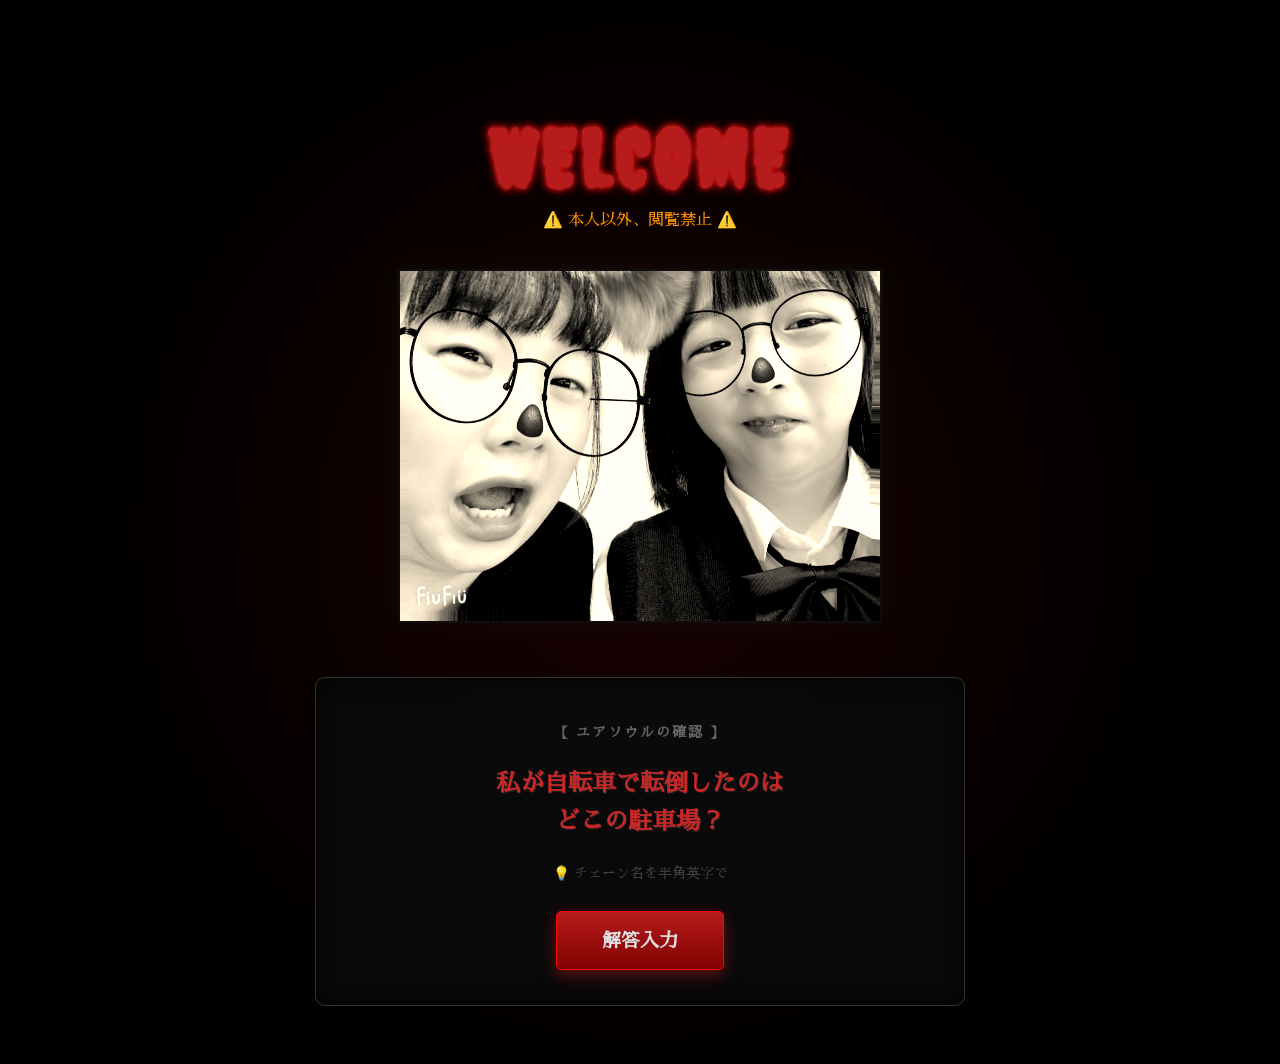
<file: index.html>
<!DOCTYPE html>
<html lang="ja">
<head>
    <meta charset="UTF-8">
    <meta name="viewport" content="width=device-width, initial-scale=1.0">
    <title>Dear さがっぱ＝シッダッタ</title>
    
    <link rel="preconnect" href="https://fonts.googleapis.com">
    <link rel="preconnect" href="https://fonts.gstatic.com" crossorigin>
    <link href="https://fonts.googleapis.com/css2?family=Creepster&family=Sawarabi+Mincho&display=swap" rel="stylesheet">
    
    <link rel="stylesheet" href="style/entry.css">
</head>

<body class="horror-body">
    <div class="container horror-page">
        
        <header class="horror-header">
            <h1 class="horror-title">WELCOME</h1>
            <p class="warning-msg">⚠️ 本人以外、閲覧禁止 ⚠️</p>
        </header>

        <div class="photo-area horror-photo">
            <img src="images/2shot.jpg" alt="俺等のツーショ" class="main-photo">
            <div class="photo-overlay"></div> </div>

        <div class="question-box ritual-box">
            <h2 class="ritual-label">【 ユアソウルの確認 】</h2>
            <p class="question-text">私が自転車で転倒したのは<br>どこの駐車場？</p>

            <p class="hint">💡 チェーン名を半角英字で</p>

            <button onclick="startQuiz()" class="enter-button blood-button">解答入力</button>
        </div>

    </div>

    <script src="script.js"></script>
</body>
</html>
</file>
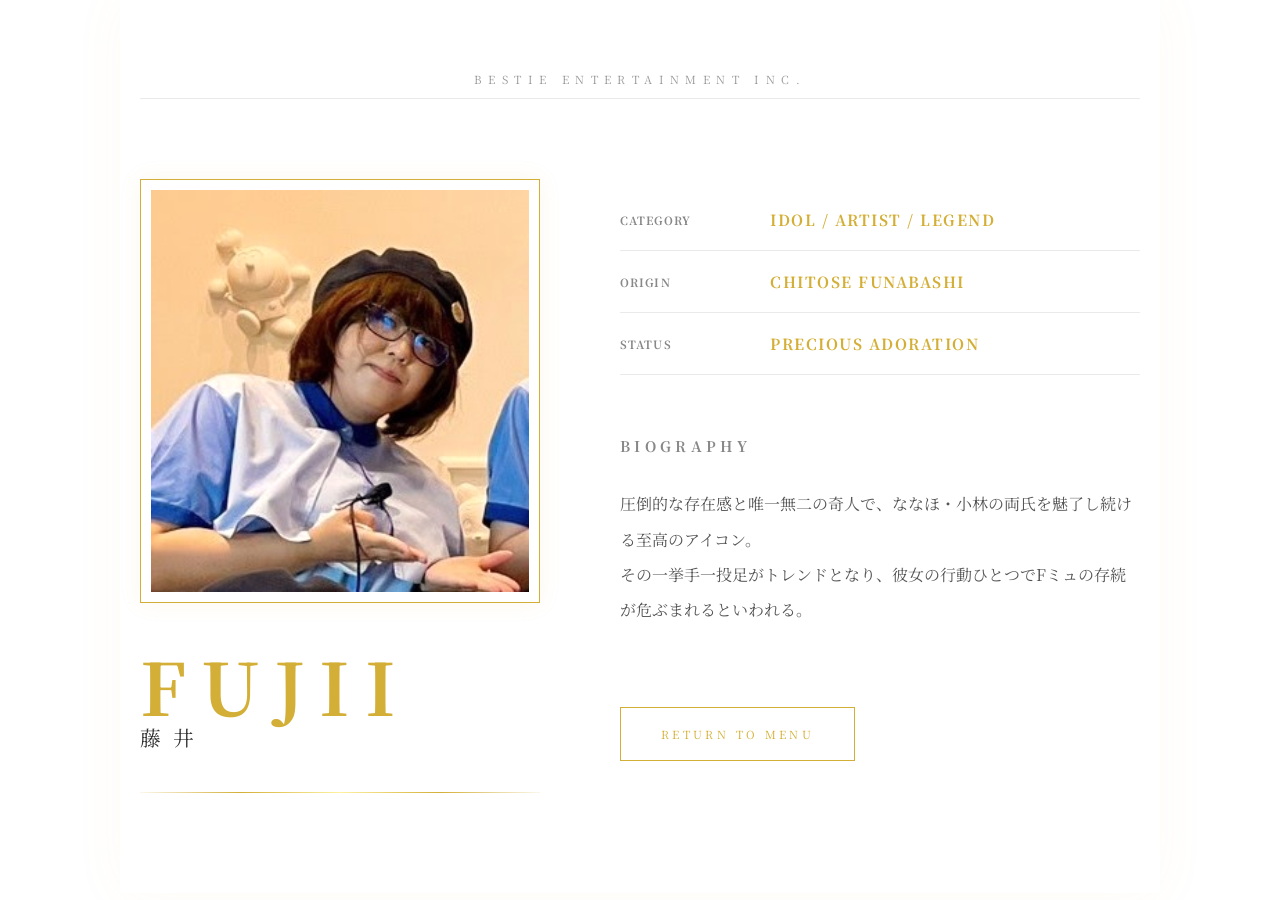
<file: fujii.html>
<!DOCTYPE html>
<html lang="ja">
<head>
    <meta charset="UTF-8">
    <meta name="viewport" content="width=device-width, initial-scale=1.0">
    <title>FUJII | OFFICIAL PROFILE</title>
    <link rel="stylesheet" href="style/fujii.css">
    <link href="https://fonts.googleapis.com/css2?family=Noto+Serif+JP:wght@400;700&display=swap" rel="stylesheet">
</head>
<body class="fujii-page-gold">

    <div class="fujii-container-gold">
        <header class="agency-header-gold">
            <p class="agency-name-gold">BESTIE ENTERTAINMENT INC.</p>
        </header>

        <main class="profile-layout-gold">
            <section class="name-and-photo-gold">
                <div class="photo-wrapper-gold">
                    <img src="images/fujii.jpg" alt="FUJII | 藤井" class="fujii-image-gold">
                    <div class="photo-overlay-gold"></div>
                </div>

                <div class="fujii-name-wrapper-gold">
                    <h1 class="fujii-name-en-gold">FUJII</h1>
                    <h2 class="fujii-name-jp-gold">藤井</h2>
                    <div class="stardust-name-border-gold"></div>
                </div>
            </section>

            <section class="info-section-gold">
                <table class="spec-table-gold">
                    <tr>
                        <th>CATEGORY</th>
                        <td>IDOL / ARTIST / LEGEND</td>
                    </tr>
                    <tr>
                        <th>ORIGIN</th>
                        <td>CHITOSE FUNABASHI</td>
                    </tr>
                    <tr>
                        <th>STATUS</th>
                        <td>PRECIOUS ADORATION</td>
                    </tr>
                </table>

                <div class="biography-gold">
                    <h3>BIOGRAPHY</h3>
                    <p>
                        圧倒的な存在感と唯一無二の奇人で、ななほ・小林の両氏を魅了し続ける至高のアイコン。<br>
                        その一挙手一投足がトレンドとなり、彼女の行動ひとつでFミュの存続が危ぶまれるといわれる。
                    </p>
                </div>

                <div class="back-nav-gold">
                    <a href="memories.html" class="btn-back-gold">RETURN TO MENU</a>
                </div>
            </section>
        </main>
    </div>

</body>
</html>
</file>
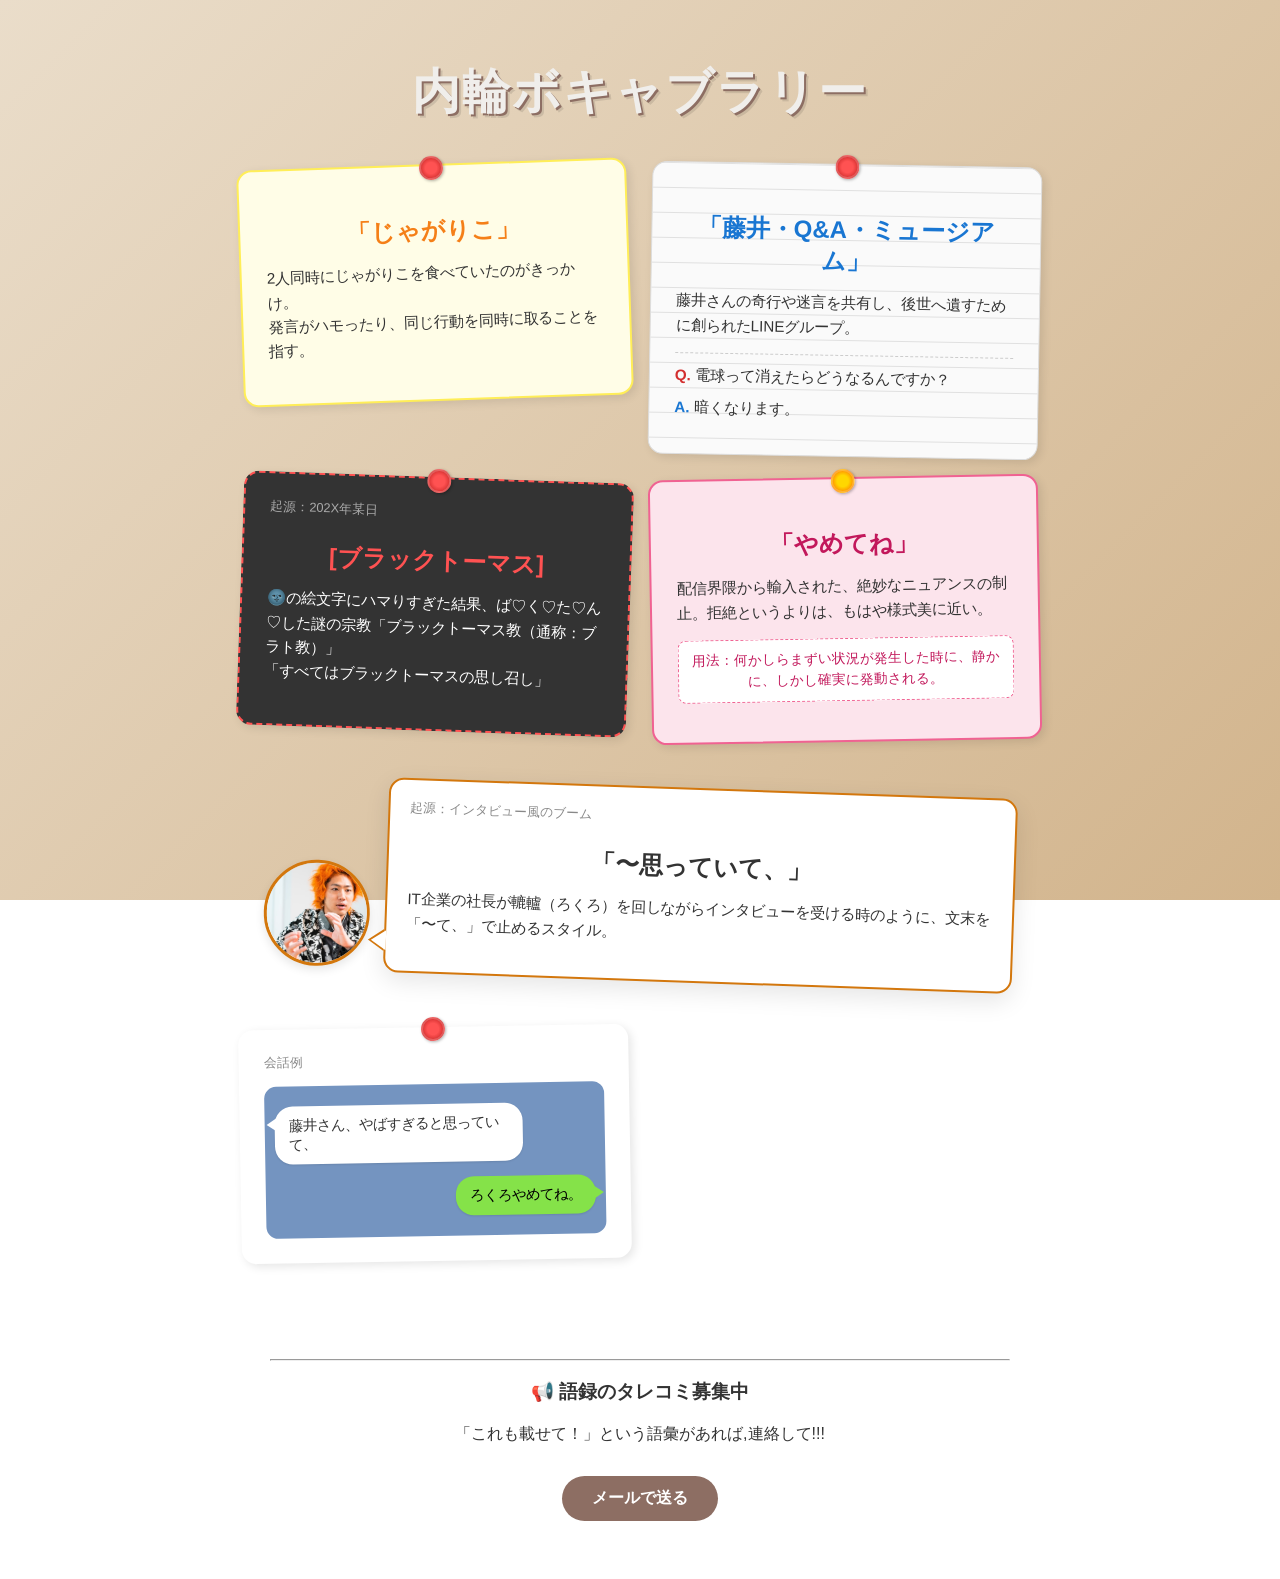
<file: goroku.html>
<!DOCTYPE html>
<html lang="jp">
<head>
    <meta charset="UTF-8">
    <meta name="viewport" content="width=device-width, initial-scale=1.0">
    <title>OUR語録</title>
    <link rel = "stylesheet" href = style/goroku.css></head>
<body>
    
    <div class = "container">
        <h1>内輪ボキャブラリー</h1>

        <div class = "goroku-grid">

            <div class="quote-card">
                <p class="quote-text">「じゃがりこ」</p>
                <p class="description">
                    2人同時にじゃがりこを食べていたのがきっかけ。<br>
                    発言がハモったり、同じ行動を同時に取ることを指す。
                </p>
            </div>

            <div class="quote-card">
                <p class="quote-text">「藤井・Q&A・ミュージアム」</p>
                <div class="description">
                    藤井さんの奇行や迷言を共有し、後世へ遺すために創られたLINEグループ。<br>

                    <div class="qa-container">
                        <div class="qa-item">
                            <span class="q-label">Q.</span> 電球って消えたらどうなるんですか？
                        </div>
                        <div class="qa-item">
                            <span class="a-label">A.</span> 暗くなります。
                        </div>
                    </div>
                </div>
            </div>

             <div class = "quote-card">
                <div class="card-meta">
                    <span class = "date">起源：202X年某日</span>
                    
                </div>
                <p class="quote-text">[ブラックトーマス]</p>
                <p class="description">
                    🌚の絵文字にハマりすぎた結果、ば♡く♡た♡ん♡した謎の宗教「ブラックトーマス教（通称：ブラト教）」<br>
                    「すべてはブラックトーマスの思し召し」</p>
            </div>

            <div class="quote-card">
                <p class="quote-text">「やめてね」</p>
                <p class="description">
                    配信界隈から輸入された、絶妙なニュアンスの制止。拒絶というよりは、もはや様式美に近い。
                </p>
                <p class="usage">用法：何かしらまずい状況が発生した時に、静かに、しかし確実に発動される。</p>
            </div>


            <div class="quote-card special-tetsuya">
                <div class="photo-area">
                    <img src="images/tetsuya.jpg" alt="徹也のろくろ" class="tetsuya-img">
                </div>

                <div class="speech-bubble">
                    <div class="card-meta">
                        <span class="date">起源：インタビュー風のブーム</span>
                    </div>
                    <p class="quote-text">「〜思っていて、」</p>
                    <p class="description">
                        IT企業の社長が轆轤（ろくろ）を回しながらインタビューを受ける時のように、文末を「〜て、」で止めるスタイル。
                    </p>
                </div>
            </div>

            <div class="quote-card">
                <div class="card-meta">
                    <span class="date">会話例</span>
                </div>
                <div class="line-container">
                    <div class="line-row left">
                        
                        <div class="line-content">
                            
                            <div class="line-bubble">
                                藤井さん、やばすぎると思っていて、
                            </div>
                        </div>
                    </div>

                    <div class="line-row right">
                        <div class="line-content">
                            <div class="line-bubble-green">
                                ろくろやめてね。
                            </div>
                        </div>
                    </div>
                </div>
            </div>


        </div>



        <div class = "contact-section">
            <hr> <h3>📢 語録のタレコミ募集中</h3>
            <p>「これも載せて！」という語彙があれば,連絡して!!!</p>

            <div class="contact-links">
                <a href="mailto:ayaka.kobayashi156@gmail.com" class="contact-btn">メールで送る</a>
            </div>
        </div>
    </div>
</body>
</html>
</file>
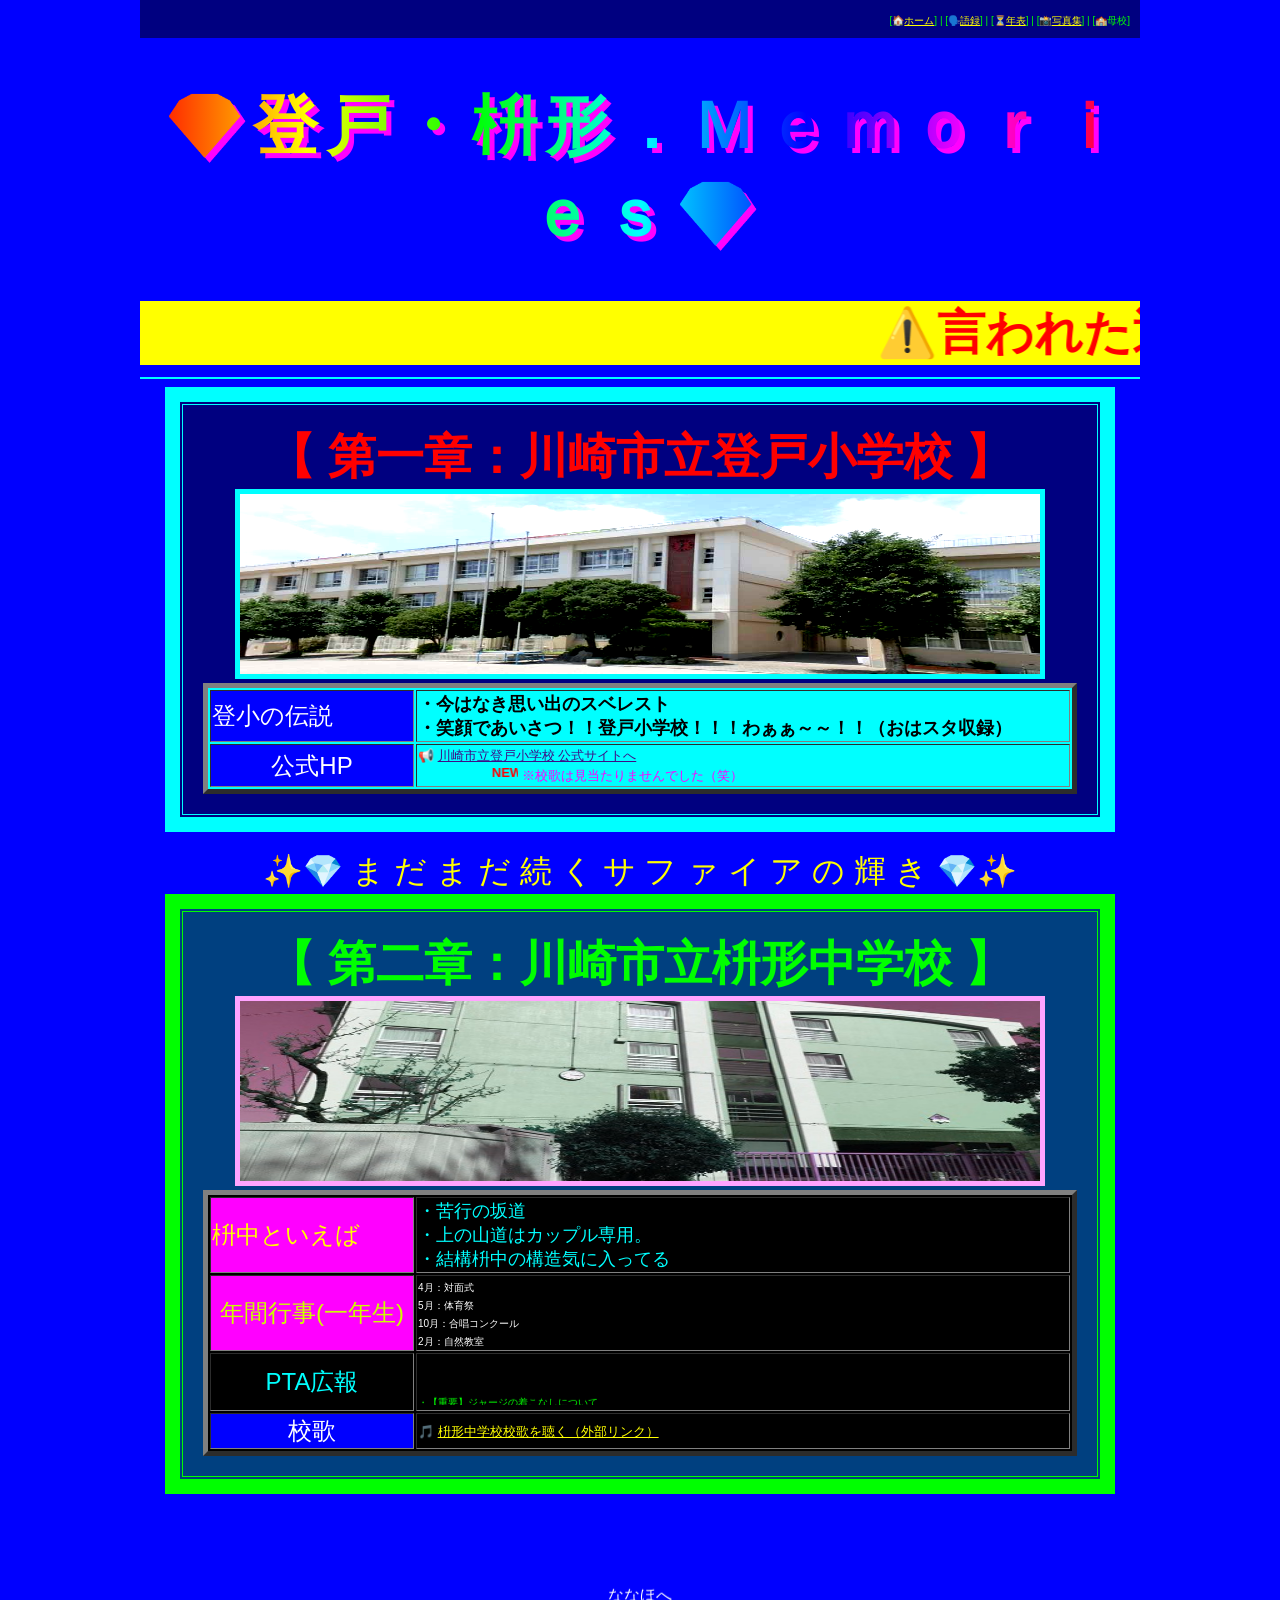
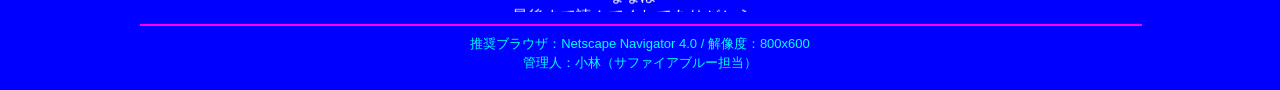
<file: school.html>
<!DOCTYPE html>
<html lang="ja">
<head>
    <meta charset="UTF-8">
    <title>★★ 登小＆枡中の思い出 ★★</title>
</head>
<body bgcolor="#0000ff" background="https://www.transparenttextures.com/patterns/60-lines.png" text="#00ffff" link="#ffff00" vlink="#ff00ff" style="width: 1000px; margin: 0 auto; font-family: 'MS UI Gothic', sans-serif;">

    <div align="right" style="padding: 10px; background-color: #000080;">
        <font size="1" color="#00ff00">
            [🏠<a href="menu.html">ホーム</a>] | [🗣️<a href="goroku.html">語録</a>] | [⏳<a href="timeline.html">年表</a>] | [📸<a href="photos.html">写真集</a>] | [🏫母校]
        </font>
    </div>

    <center>
        <h1 style="width: 1000px; font-size: 65px; background: linear-gradient(to right, #ff0000, #ffff00, #00ff00, #00ffff, #0000ff, #ff00ff, #ff0000); background-clip: text; -webkit-background-clip: text; color: transparent; filter: drop-shadow(5px 5px #ff00ff); letter-spacing: -5px;">
            💎 登 戸 ・ 枡 形 ． Ｍ ｅ ｍ ｏ ｒ ｉ ｅ ｓ 💎
        </h1>

        <marquee scrollamount="20" width="1000" bgcolor="#ffff00">
            <font size="7" color="#ff0000"><b>⚠️言われた通り、９０年代風にしてみました⚠️ </b></font>
        </marquee>

        <hr border="5" color="#00ffff">

        <table border="15" width="950" bgcolor="#000080" cellpadding="20" bordercolor="#00ffff">
            <tr>
                <td align="center">
                    <font size="7" color="#ff0000"><b>【 第一章：川崎市立登戸小学校 】</b></font><br>
                    <img src="images/noborito.jpg" width="800" height="180" alt="登小（ブルーライトカット推奨）" border="5" style="filter: contrast(150%);">
                    <br>
                    <table border="5" width="100%" bgcolor="#00ffff">
                        <tr>
                            <td width="200" bgcolor="#0000ff"><font color="white" size="5">登小の伝説</font></td>
                            <td><font color="#000000" size="4"><b>
                                ・今はなき思い出のスベレスト<br>
                                ・笑顔であいさつ！！登戸小学校！！！わぁぁ～～！！（おはスタ収録）
                            </b></font></td>
                        </tr>
                        <tr>
                            <td align="center" bgcolor="#0000ff"><font color="white" size="5">公式HP</font></td>
                            <td>
                                <font size="2" color="#ff00ff">
                                    📢 <a href="https://kawasaki-edu.jp/2/404noborito/" target="_blank" style="color: #3d0e87;">川崎市立登戸小学校 公式サイトへ</a>
                                    <br>
                                    <marquee scrollamount="2" width="100">
                                        <font color="#ff0000"><b>NEW!!</b></font>
                                    </marquee>
                                    ※校歌は見当たりませんでした（笑）
                                </font>
                            </td>
                        </tr>
                    </table>
                </td>
            </tr>
        </table>

        <br>
        <font size="6" color="#ffff00">✨💎 ま だ ま だ 続 く サ フ ァ イ ア の 輝 き 💎✨</font>
        <br>

        <table border="15" width="950" bgcolor="#004080" cellpadding="20" bordercolor="#00ff00">
            <tr>
                <td align="center">
                    <font size="7" color="#00ff00"><b>【 第二章：川崎市立枡形中学校 】</b></font><br>
                    <img src="images/masugata.jpg" width="800" height="180" alt="枡中" border="5" style="filter: hue-rotate(90deg);">
                    <br>
                    <table border="5" width="100%" bgcolor="#000000">
                        <tr>
                            <td width="200" bgcolor="#ff00ff"><font color="yellow" size="5">枡中といえば</font></td>
                            <td><font color="#00ffff" size="4">
                                ・苦行の坂道<br>
                                ・上の山道はカップル専用。<br>
                                ・結構枡中の構造気に入ってる
                            </font></td>
                        </tr>
                        <tr>
                            <td align="center" bgcolor="#ff00ff"><font color="#ccff00" size="5">年間行事(一年生)</font></td>
                            <td>
                                <font size="1" color="#ffffff">
                                    4月：対面式<br>
                                    5月：体育祭<br>
                                    10月：合唱コンクール<br>
                                    2月：自然教室
                                </font>
                            </td>
                        </tr>

                        <tr>
                            <td align="center" bgcolor="#000000"><font color="#00ffff" size="5">PTA広報</font></td>
                            <td>
                                <marquee direction="up" scrollamount="1" height="50">
                                    <font size="1" color="#00ff00">
                                        ・【重要】ジャージの着こなしについて<br>
                                        ・【募集】ふれあいフェスティバルのボランティア参加について<br>
                                        ・【お願い】踊り場での叫び声は控えめに
                                    </font>
                                </marquee>
                            </td>
                        </tr>

                        <tr>
                                <td align="center" bgcolor="#0000ff"><font color="white" size="5">校歌</font></td>
                                <td>
                                    <font size="2">
                                        🎵 <a href="https://youtu.be/yATwffLZvLc?is=4tl3zox8gzicomEX" target="_blank">枡形中学校校歌を聴く（外部リンク）</a>
                                        
                                    </font>
                                </td>
                            </tr>
                    </table>
                </td>
            </tr>
        </table>

        <br>
        <marquee direction="up" scrollamount="2" height="100" width="800">
            <center>
                <font color="#ffffff">
                    ななほへ<br>
                    最後まで読んでくれてありがとう。<br>
                    目が疲れたら、遠くの緑（枡形の山とか）を見てね。
                </font>
            </center>
        </marquee>

        <hr width="1000" color="#ff00ff">
        
        <font size="2" color="#00ffff">
            推奨ブラウザ：Netscape Navigator 4.0 / 解像度：800x600<br>
            管理人：小林（サファイアブルー担当）
        </font>
        <br><br>
    </center>

</body>
</html>
</file>
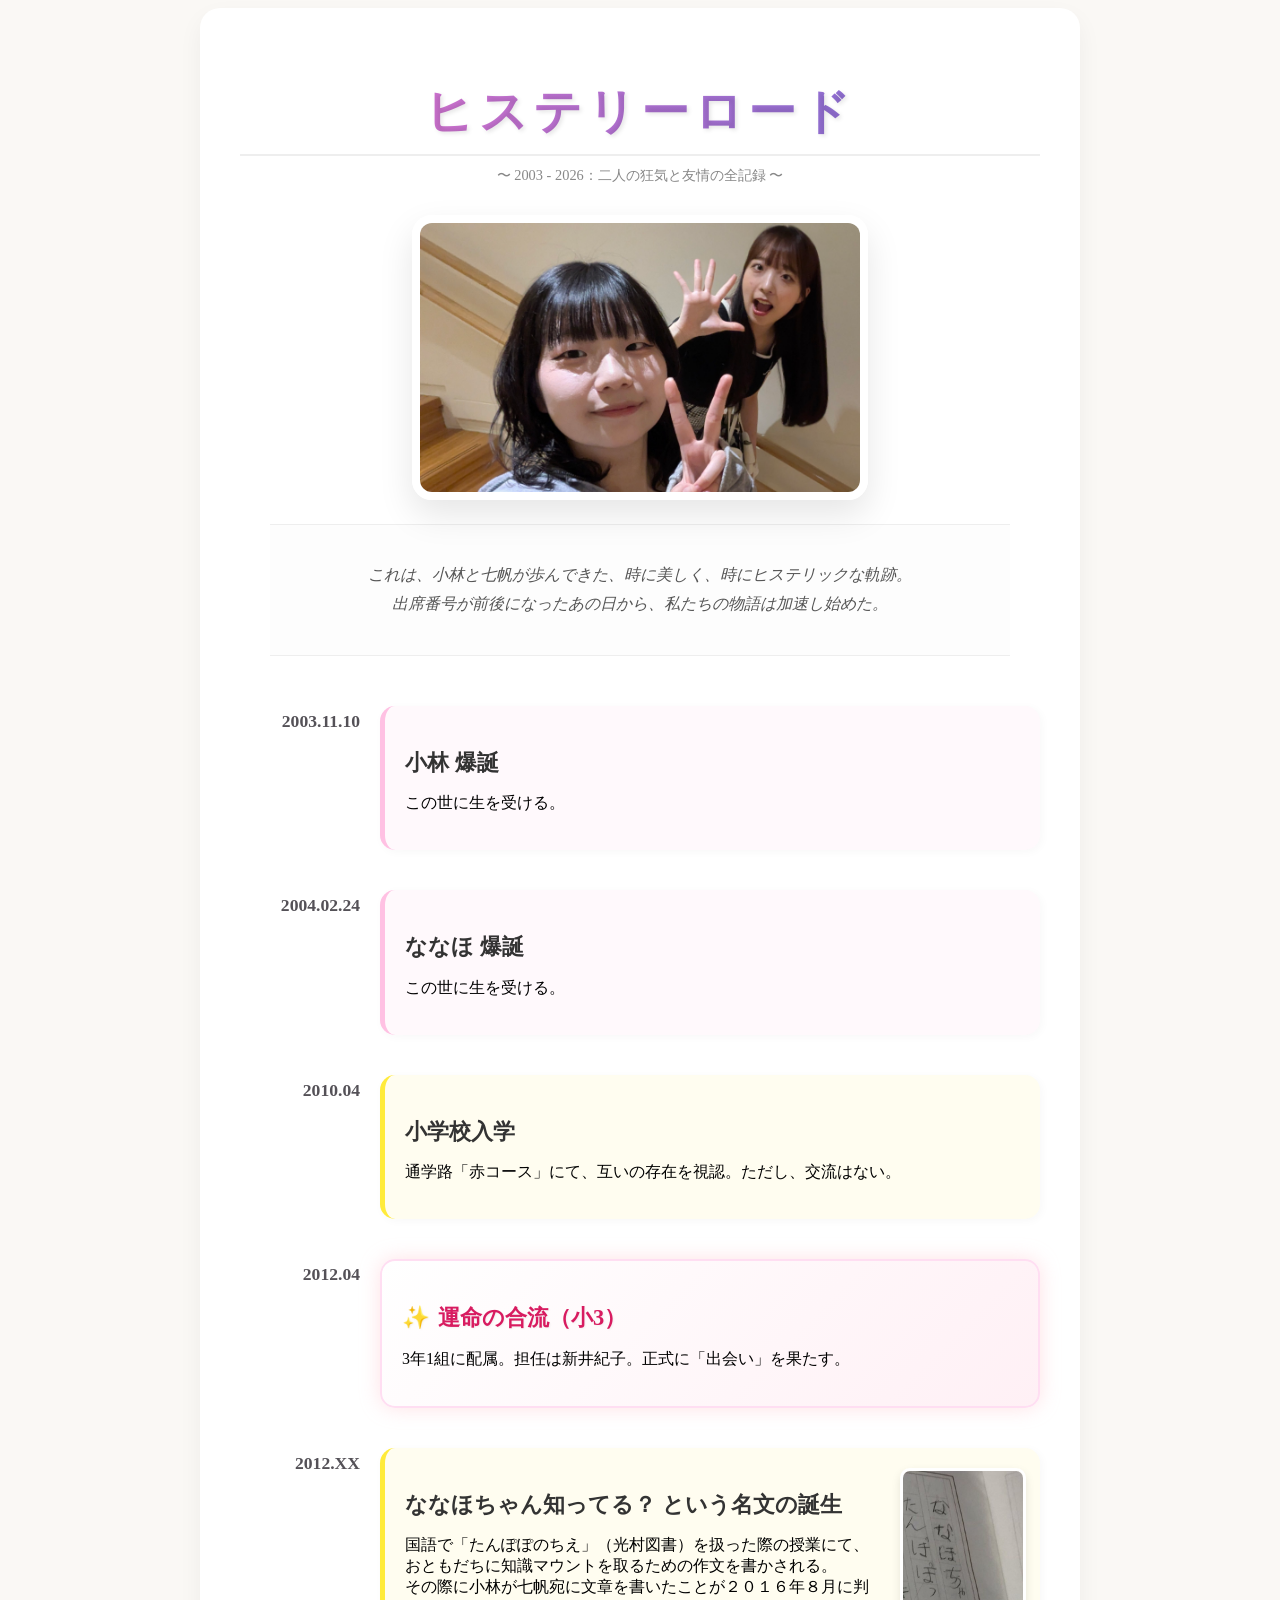
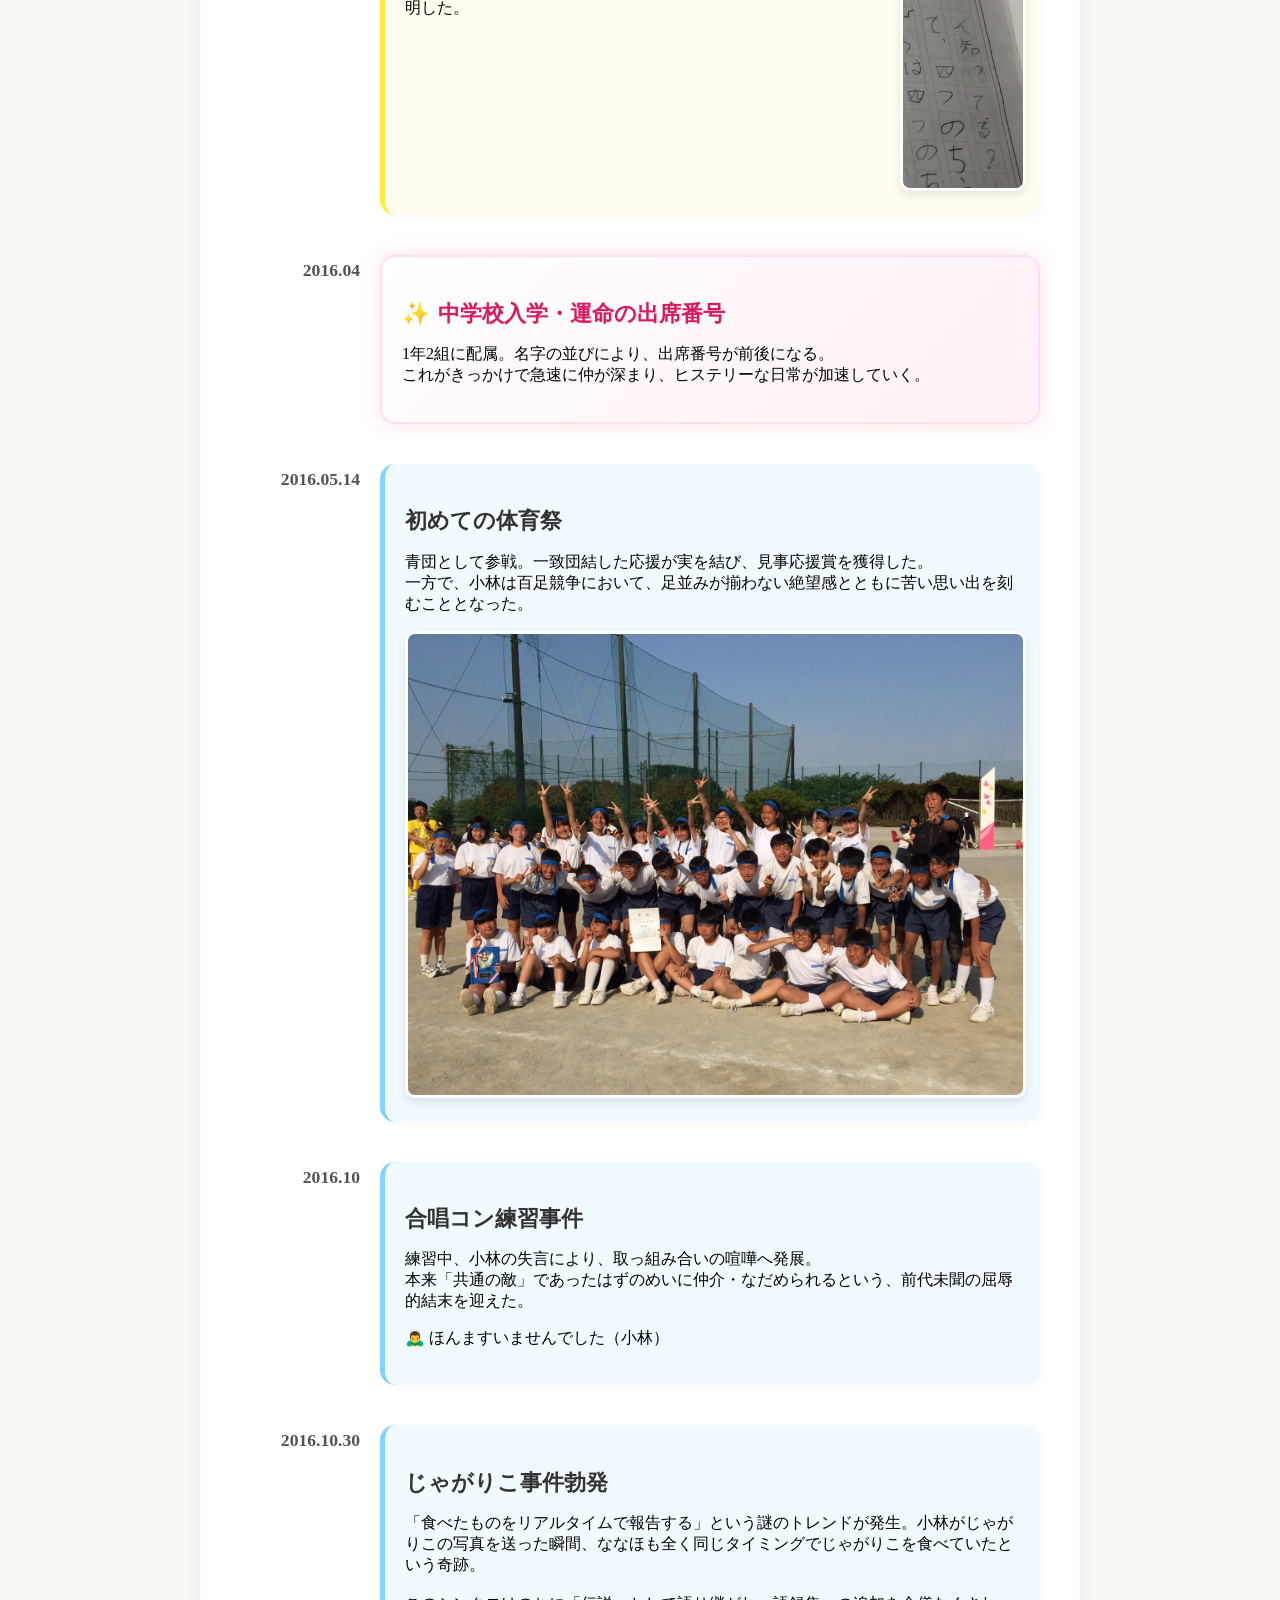
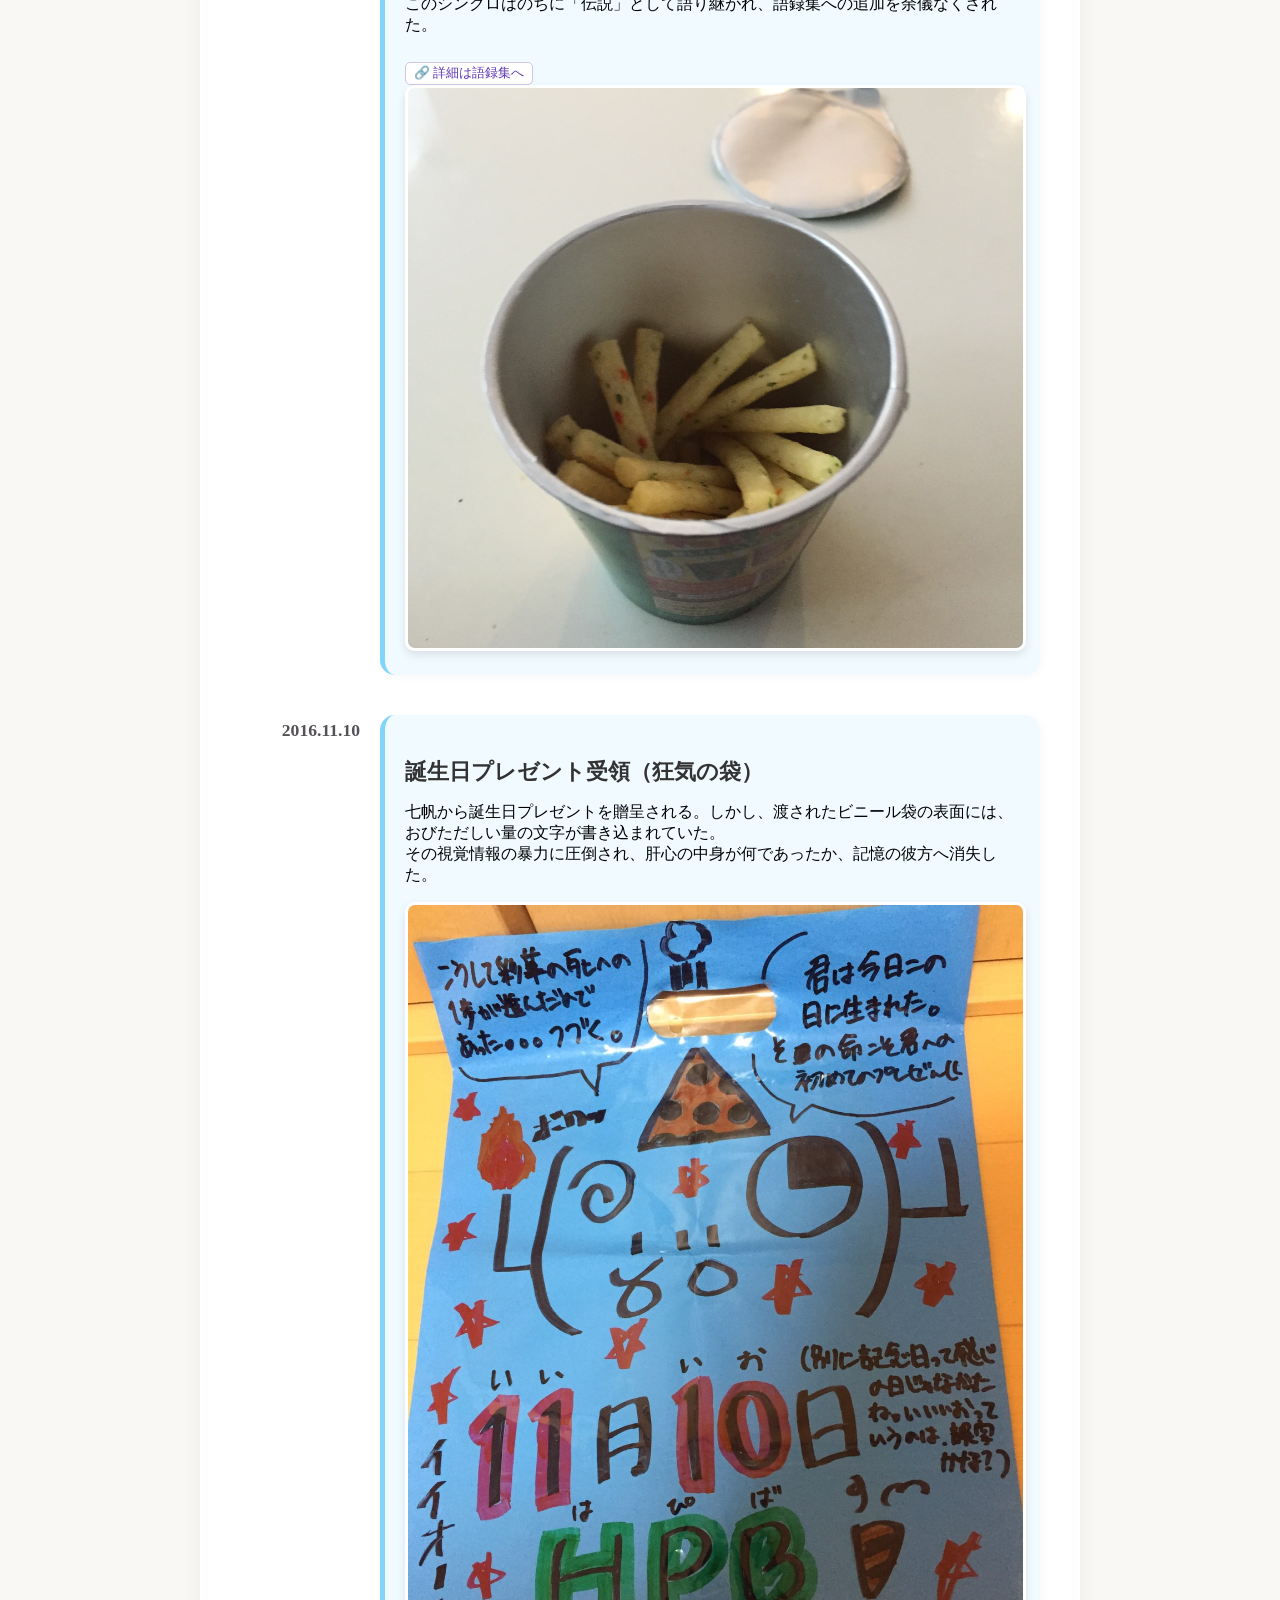
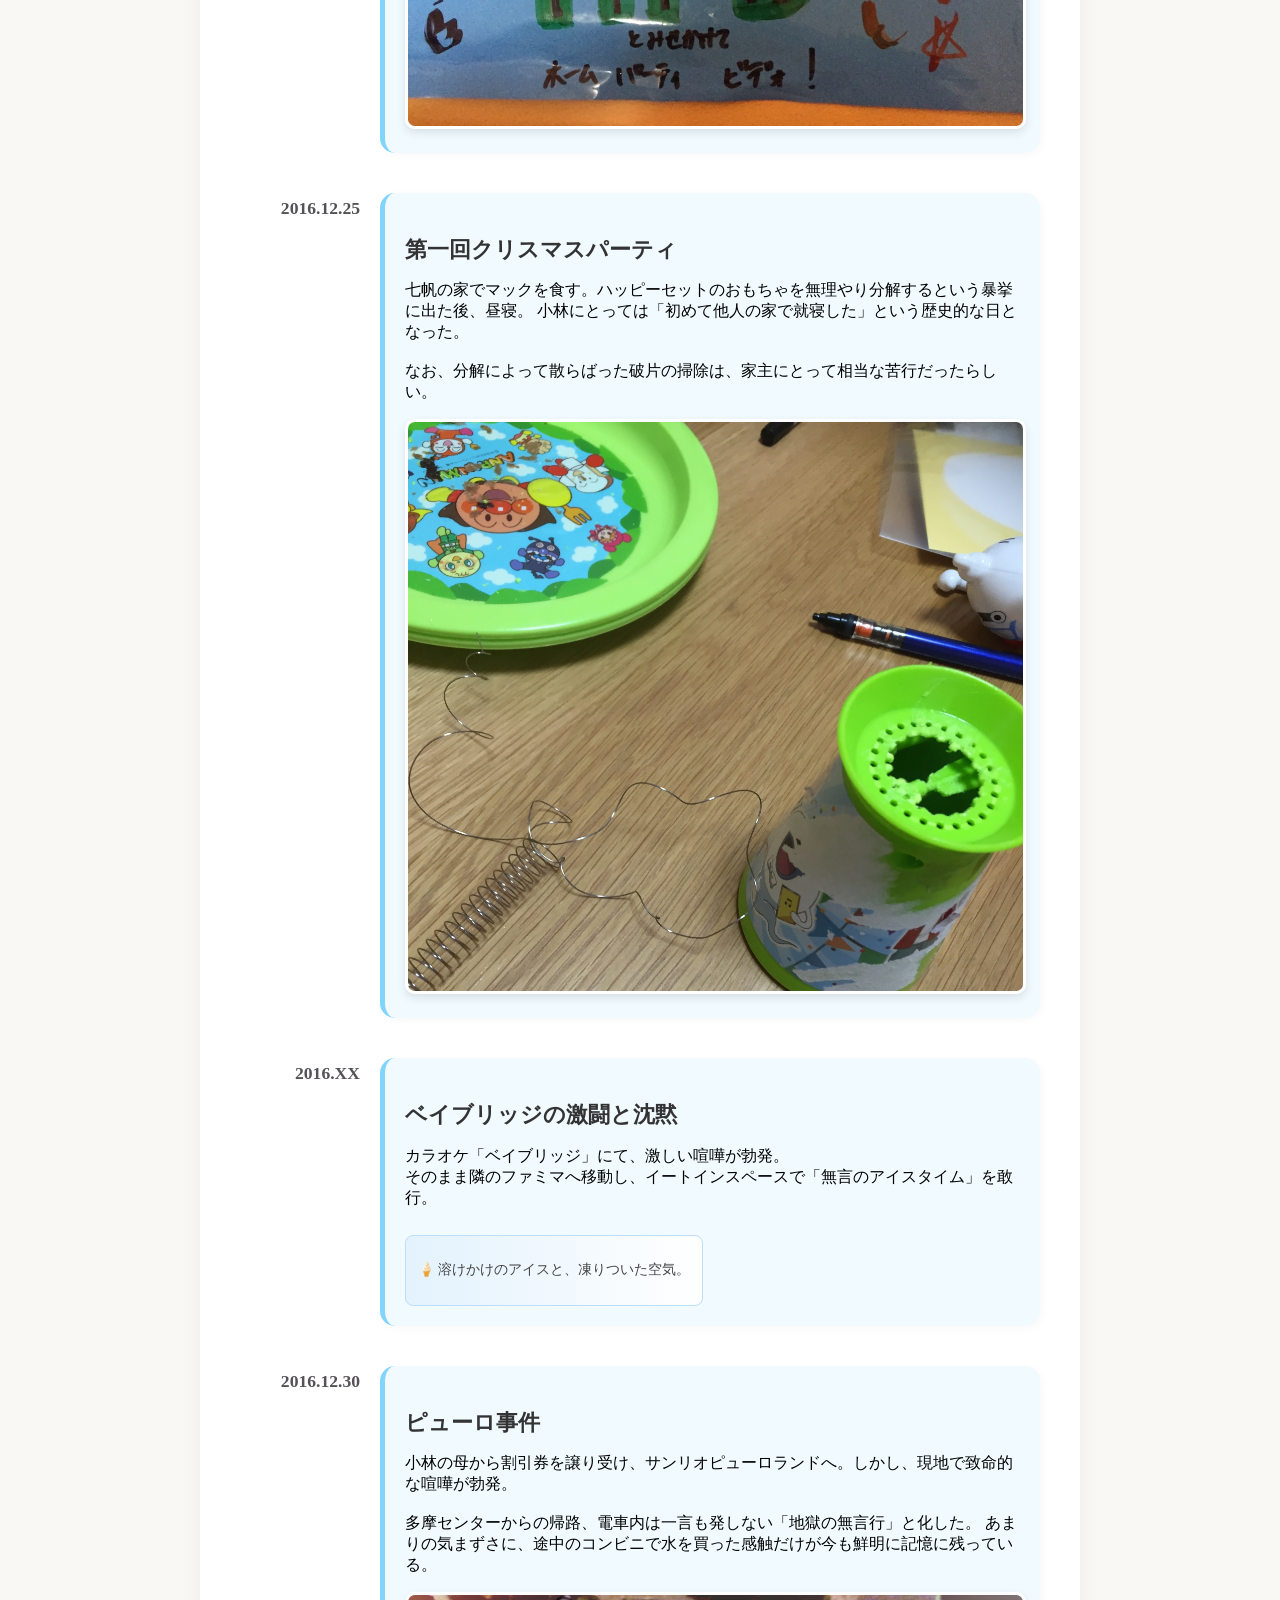
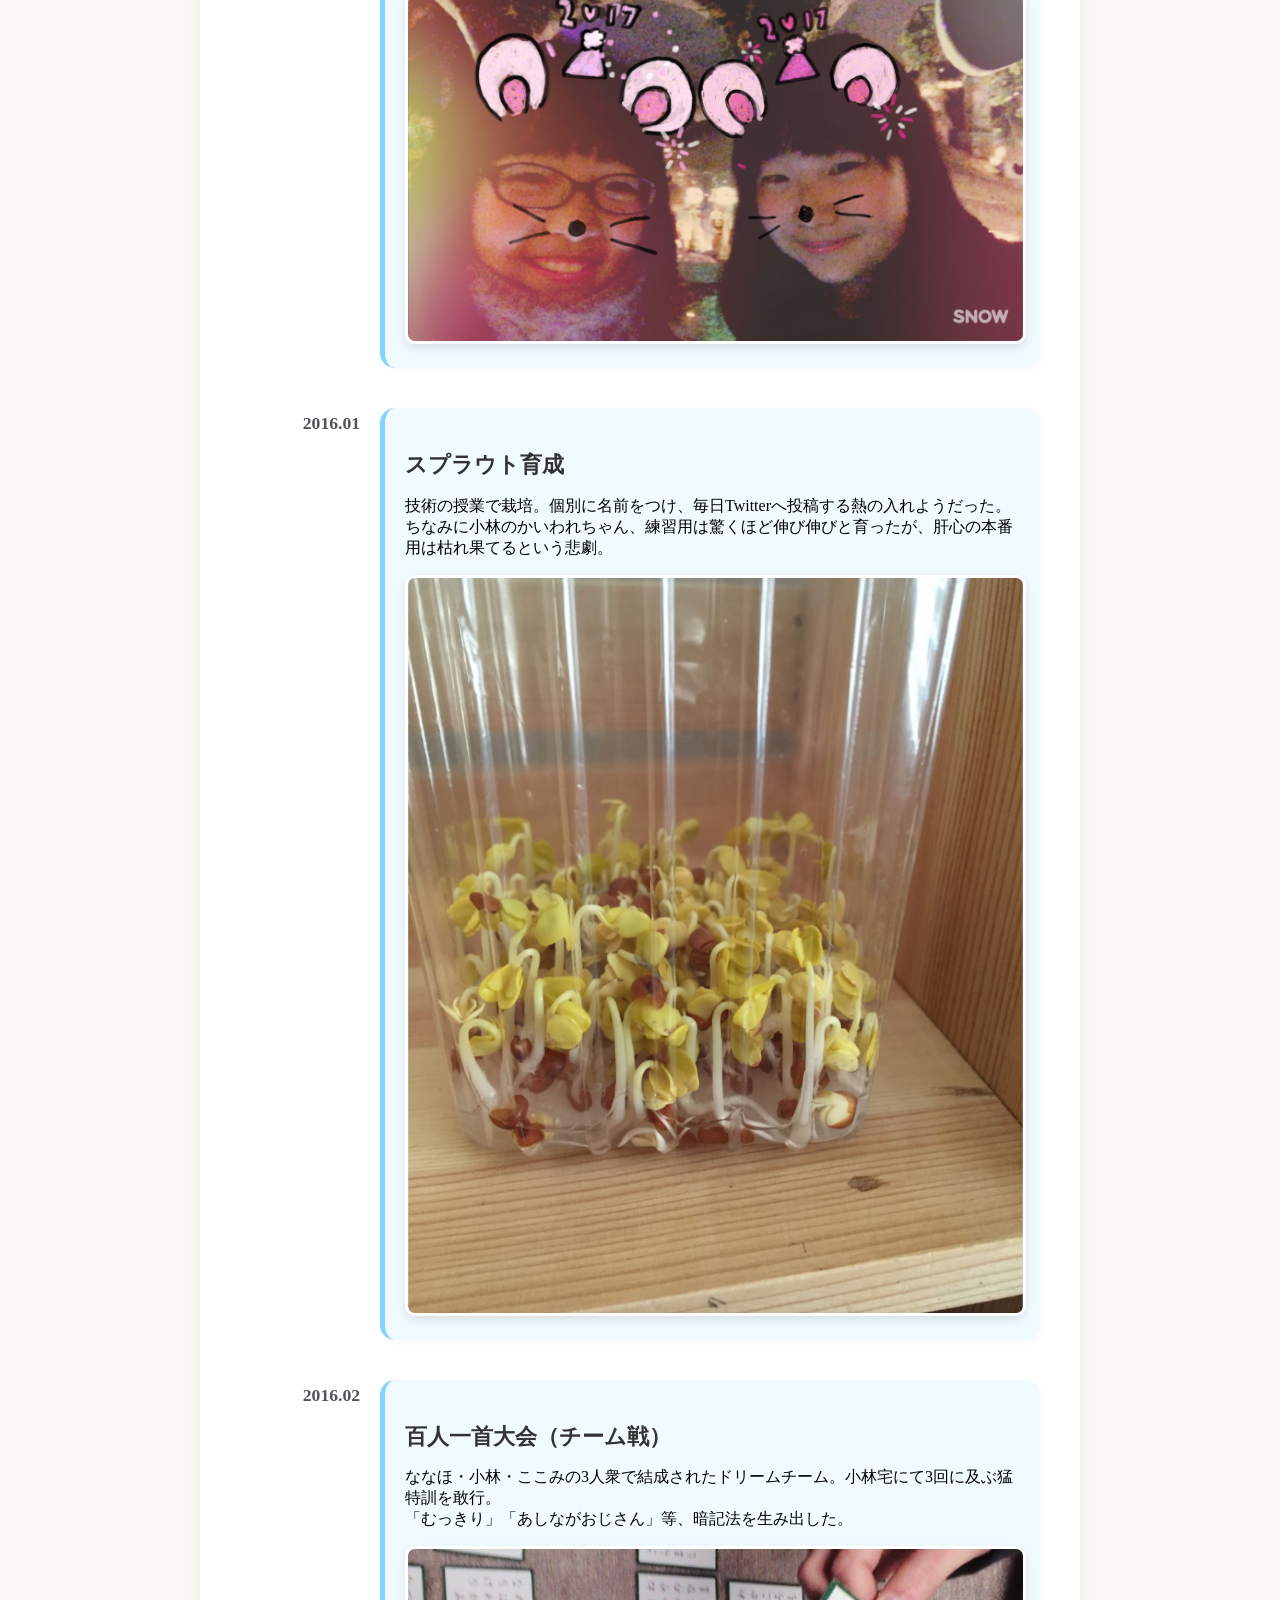
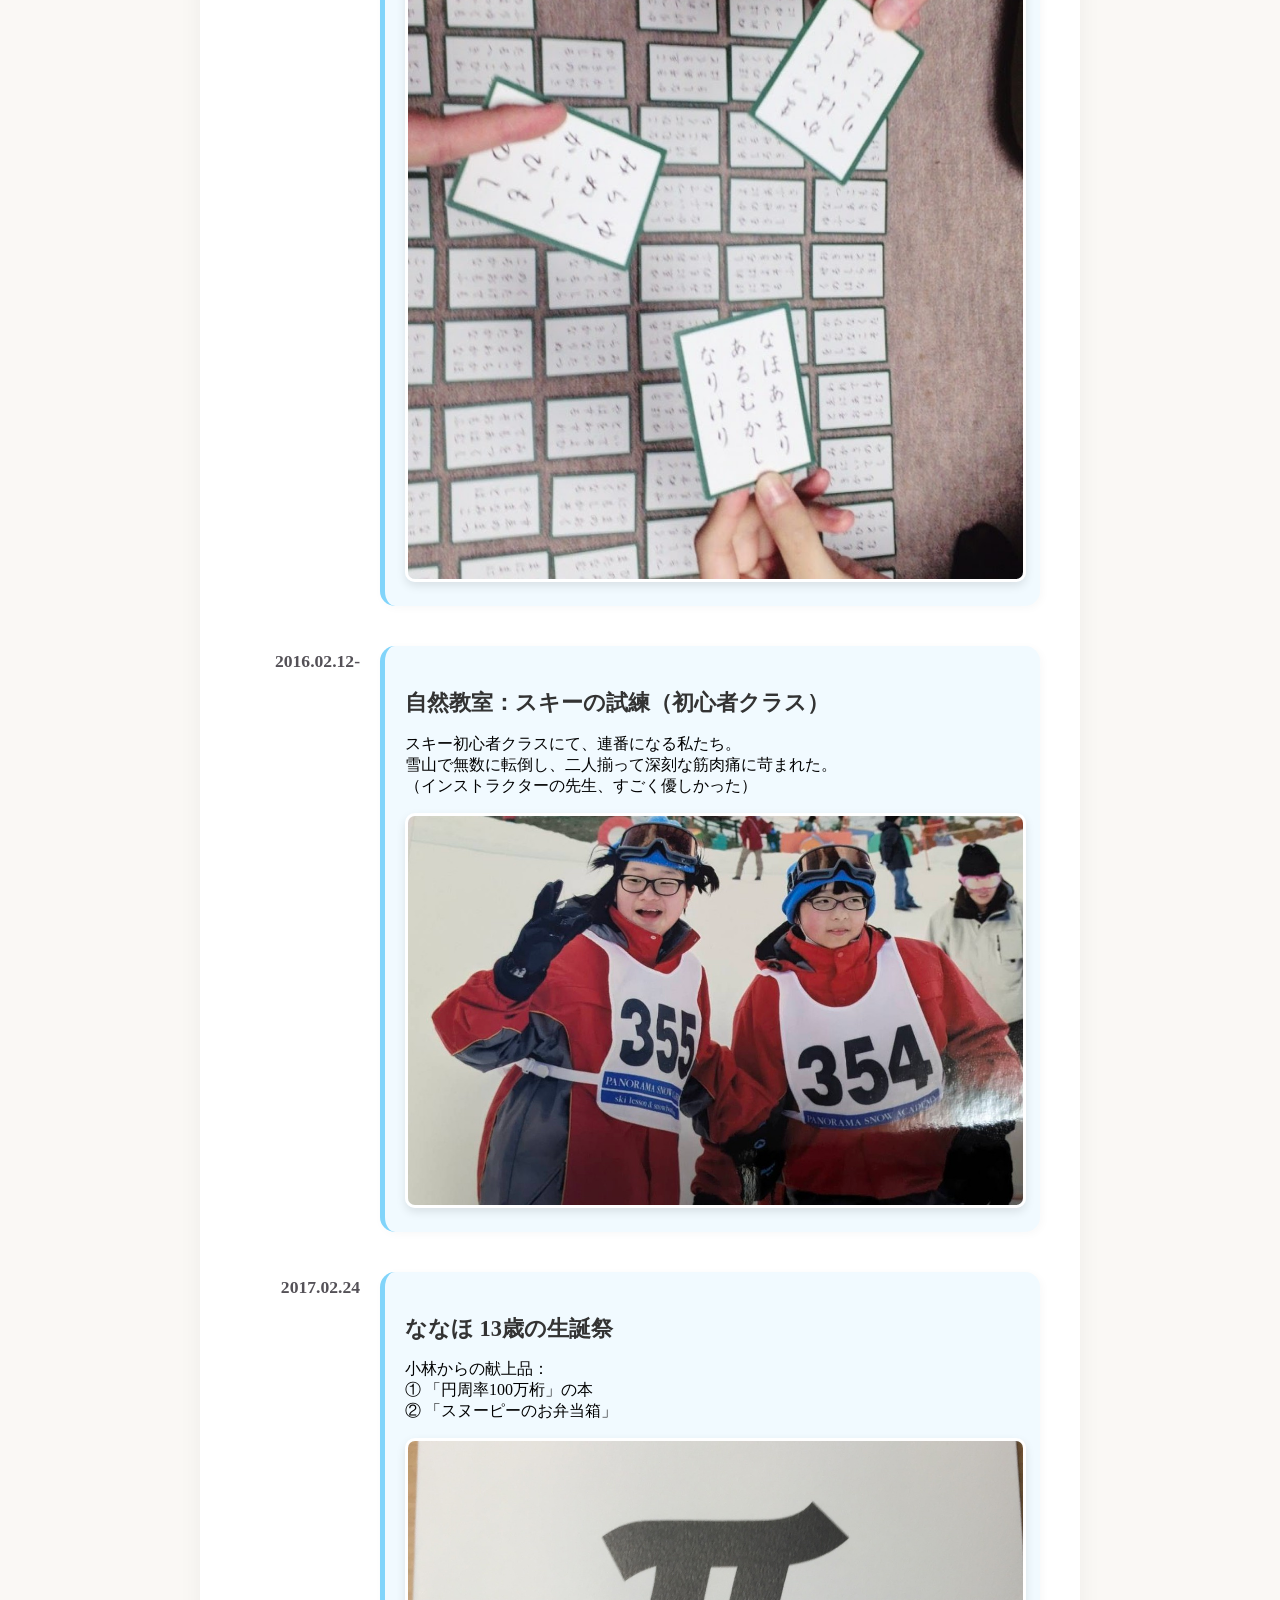
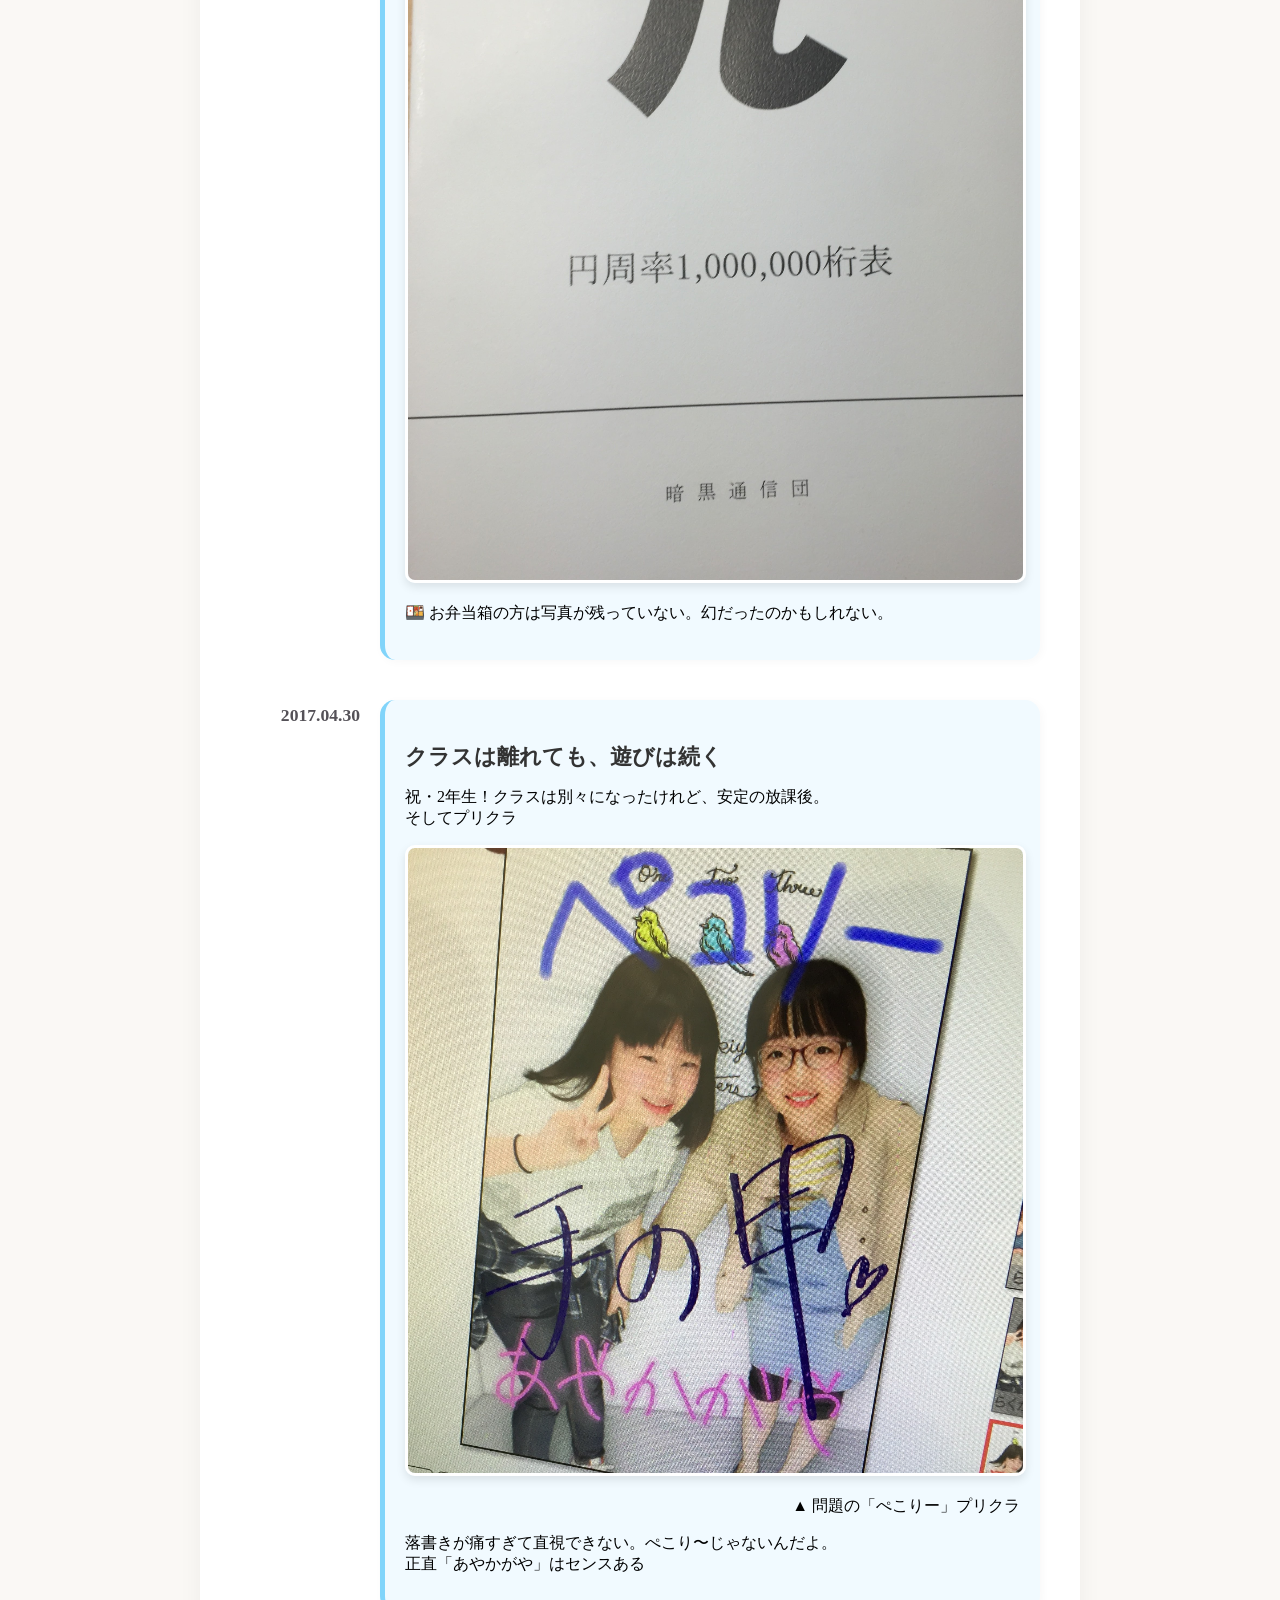
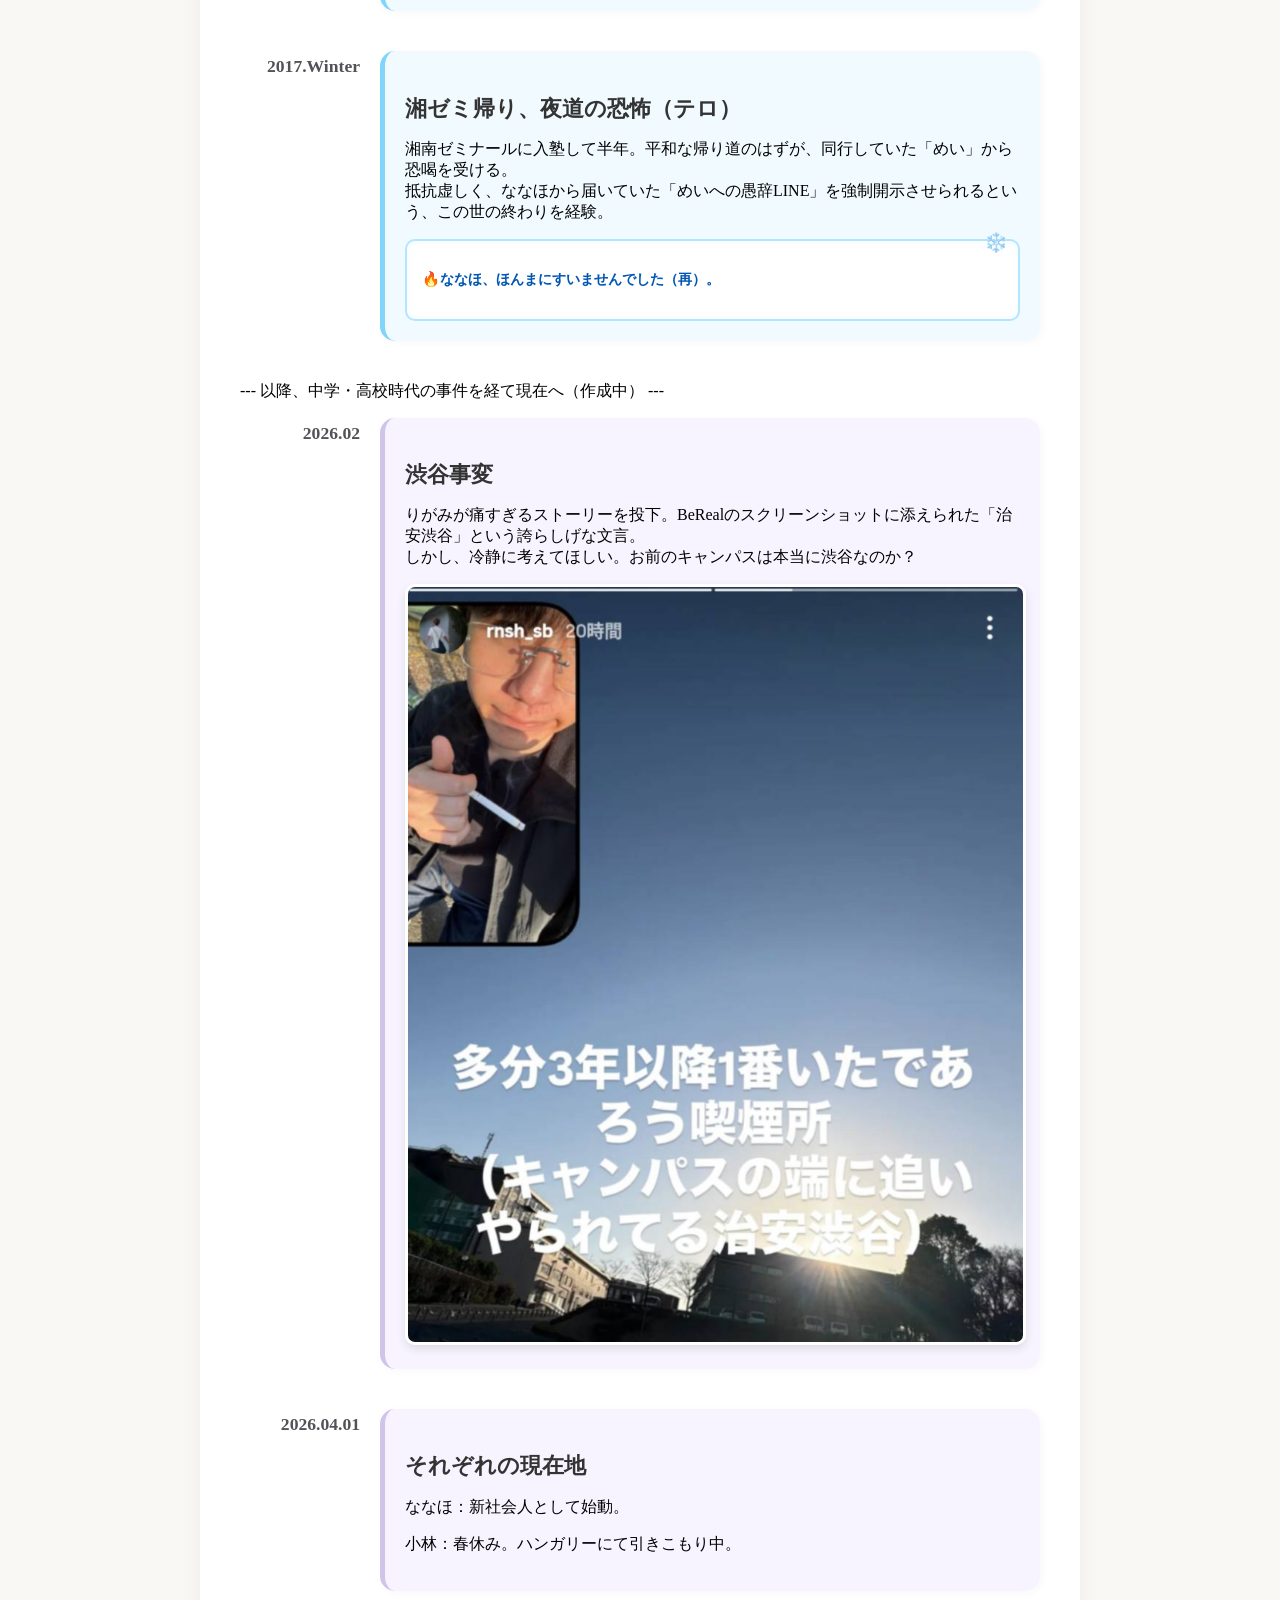
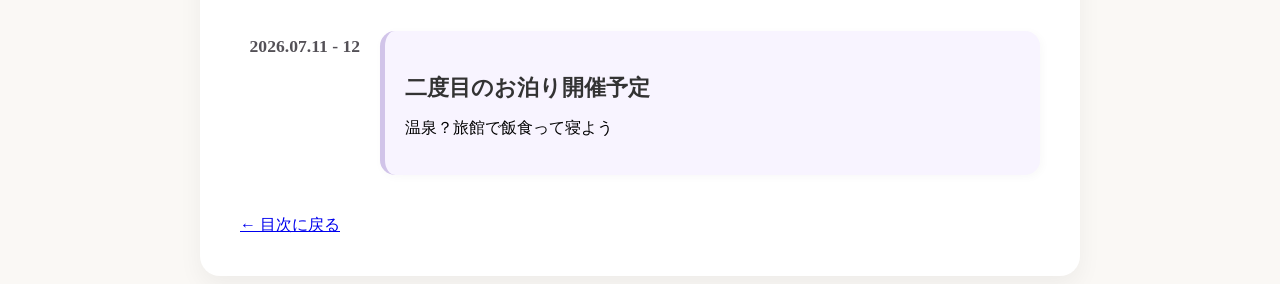
<file: timeline.html>
<!DOCTYPE html>
<html lang="ja">
<head>
    <meta charset="UTF-8">
    <title>Timeline | 2003-2026</title>
    <link rel="stylesheet" href="style/timeline.css">
</head>
<body>
    <div class="container">
        <header class="timeline-header">
            <h1 class="main-title">ヒステリーロード</h1>
            <p class="tagline">〜 2003 - 2026：二人の狂気と友情の全記録 〜</p>
            
            <div class="hero-section">
                <img src="images/history.jpg" alt="メイン写真" class="hero-img">
                <div class="hero-description">
                    <p>
                        これは、小林と七帆が歩んできた、時に美しく、時にヒステリックな軌跡。<br>
                        出席番号が前後になったあの日から、私たちの物語は加速し始めた。
                    </p>
                </div>
            </div>
        </header>

        <div class="timeline">

            <div class="timeline-item baby">
                <div class="time-label">2003.11.10</div>
                <div class="content">
                    <h3>小林 爆誕</h3>
                    <p>この世に生を受ける。</p>
                </div>
            </div>

            <div class="timeline-item baby">
                <div class="time-label">2004.02.24</div>
                <div class="content">
                    <h3>ななほ 爆誕</h3>
                    <p>この世に生を受ける。</p>
                </div>
            </div>

            <div class="timeline-item elementary">
                <div class="time-label">2010.04</div>
                <div class="content">
                    <h3>小学校入学</h3>
                    <p>通学路「赤コース」にて、互いの存在を視認。ただし、交流はない。</p>
                </div>
            </div>

            <div class="timeline-item elementary main-event">
                <div class="time-label">2012.04</div>
                <div class="content">
                    <h3>運命の合流（小3）</h3>
                    <p>3年1組に配属。担任は新井紀子。正式に「出会い」を果たす。</p>
                </div>
            </div>

            <div class="timeline-item elementary">
                <div class="time-label">2012.XX</div>
                <div class="content with-photo">
                    <div class="text-part">
                        <h3>ななほちゃん知ってる？ という名文の誕生</h3>
                        <p>国語で「たんぽぽのちえ」（光村図書）を扱った際の授業にて、おともだちに知識マウントを取るための作文を書かされる。<br>
                           その際に小林が七帆宛に文章を書いたことが２０１６年８月に判明した。</p>
                    </div>
                    <div class="photo-part">
                        <img src="images/tanpopo.jpg" alt="たんぽぽのちえの思い出" class="timeline-img">
                    </div>
                </div>
            </div> 



            <div class="timeline-item junior-high main-event">
                <div class="time-label">2016.04</div>
                <div class="content">
                    <h3>中学校入学・運命の出席番号</h3>
                    <p>
                        1年2組に配属。名字の並びにより、出席番号が前後になる。<br>
                        これがきっかけで急速に仲が深まり、ヒステリーな日常が加速していく。
                    </p>
                </div>
            </div>

            <div class="timeline-item junior-high below-photo">
                <div class="time-label">2016.05.14</div>
                
                <div class="content flex-container">
                    
                    <div class="text-part">
                        <h3>初めての体育祭</h3>
                        <p>
                            青団として参戦。一致団結した応援が実を結び、見事<span class="highlight-text">応援賞</span>を獲得した。<br>
                            一方で、小林は百足競争において、足並みが揃わない絶望感とともに苦い思い出を刻むこととなった。
                        </p>
                    </div>
                    
                    <div class="photo-part">
                        <img src="images/1sport.jpg" alt="体育祭の青団" class="timeline-img">
                    </div>
                    
                </div>
            </div>

            <div class="timeline-item junior-high">
                <div class="time-label">2016.10</div>
                <div class="content">
                    <h3 class="event-title">合唱コン練習事件</h3>
                    <p class="description">
                        練習中、小林の失言により、取っ組み合いの喧嘩へ発展。<br>
                        本来「共通の敵」であったはずのめいに仲介・なだめられるという、前代未聞の屈辱的結末を迎えた。
                    </p>
                    <div class="apology-box">
                        <p>🙇‍♂️ ほんますいませんでした（小林）</p>
                    </div>
                </div>
            </div>

            <div class="timeline-item junior-high below-photo">
                <div class="time-label">2016.10.30</div>
                
                <div class="content flex-container">
                    
                    <div class="text-part">
                        <h3>じゃがりこ事件勃発</h3>
                        <p>
                            「食べたものをリアルタイムで報告する」という謎のトレンドが発生。小林がじゃがりこの写真を送った瞬間、ななほも全く同じタイミングでじゃがりこを食べていたという奇跡。
                            <br><br>
                            このシンクロはのちに「伝説」として語り継がれ、語録集への追加を余儀なくされた。
                        </p>
                    </div>

                    <a href="goroku.html" class="note-link">🔗 詳細は語録集へ</a>
                    
                    <div class="photo-part">
                        <img src="images/jagariko.jpg" alt="伝説のじゃがりこ" class="timeline-img">
                    </div>
                    
                </div>
            </div>

            <div class="timeline-item junior-high below-photo">
                <div class="time-label">2016.11.10</div>
                
                <div class="content flex-container">
                    
                    <div class="text-part">
                        <h3>誕生日プレゼント受領（狂気の袋）</h3>
                        <p>
                            七帆から誕生日プレゼントを贈呈される。しかし、渡されたビニール袋の表面には、おびただしい量の文字が書き込まれていた。<br>
                            その視覚情報の暴力に圧倒され、肝心の中身が何であったか、記憶の彼方へ消失した。
                        </p>
                    </div>
                    
                    <div class="photo-part">
                        <img src="images/bag.jpg" alt="書き込みだらけの袋" class="timeline-img">
                    </div>
                    
                </div>
            </div>

            <div class="timeline-item junior-high below-photo">
                <div class="time-label">2016.12.25</div>
                
                <div class="content flex-container">
                    
                    <div class="text-part">
                        <h3>第一回クリスマスパーティ</h3>
                        <p>
                            七帆の家でマックを食す。ハッピーセットのおもちゃを無理やり分解するという暴挙に出た後、昼寝。
                            小林にとっては「初めて他人の家で就寝した」という歴史的な日となった。<br><br>
                            なお、分解によって散らばった破片の掃除は、家主にとって相当な苦行だったらしい。
                        </p>
                    </div>
                    
                    <div class="photo-part">
                        <img src="images/1xmas.jpg" alt="分解されたハッピーセット" class="timeline-img">
                    </div>
                    
                </div>
            </div>

            <div class="timeline-item junior-high">
                <div class="time-label">2016.XX</div>
                <div class="content">
                    <h3 class="event-title ice-title">ベイブリッジの激闘と沈黙</h3>
                    <p class="description">
                        カラオケ「ベイブリッジ」にて、激しい喧嘩が勃発。<br>
                        そのまま隣のファミマへ移動し、イートインスペースで「無言のアイスタイム」を敢行。
                    </p>
                    <div class="ice-memo">
                        <p>🍦 溶けかけのアイスと、凍りついた空気。</p>
                    </div>
                </div>
            </div>

            <div class="timeline-item junior-high below-photo">
                <div class="time-label">2016.12.30</div>
                
                <div class="content flex-container">
                    
                    <div class="text-part">
                        <h3>ピューロ事件</h3>
                        <p>
                            小林の母から割引券を譲り受け、サンリオピューロランドへ。しかし、現地で致命的な喧嘩が勃発。
                            <br><br>
                            多摩センターからの帰路、電車内は一言も発しない「地獄の無言行」と化した。
                            あまりの気まずさに、途中のコンビニで水を買った感触だけが今も鮮明に記憶に残っている。
                        </p>
                    </div>

                    <div class="photo-part">
                        <img src="images/sanrio.jpg" alt="ピューロランドの思い出" class="timeline-img">
                    </div>
                    
                </div>
            </div>


            <div class="timeline-item junior-high below-photo">
                <div class="time-label">2016.01</div>
                
                <div class="content flex-container">
                    
                    <div class="text-part">
                        <h3>スプラウト育成</h3>
                        <p>
                            技術の授業で栽培。個別に名前をつけ、毎日Twitterへ投稿する熱の入れようだった。<br>
                            ちなみに小林のかいわれちゃん、練習用は驚くほど伸び伸びと育ったが、肝心の本番用は枯れ果てるという悲劇。
                        </p>
                    </div>
                    
                    <div class="photo-part">
                        <img src="images/kaiware.jpg" alt="枯れたスプラウト" class="timeline-img">
                    </div>
                    
                </div>
            </div>

            <div class="timeline-item junior-high below-photo">
                <div class="time-label">2016.02</div>
                <div class="content flex-container">
                    <div class="text-part">
                        <h3>百人一首大会（チーム戦）</h3>
                        <p>
                            ななほ・小林・ここみの3人衆で結成されたドリームチーム。小林宅にて3回に及ぶ猛特訓を敢行。<br>
                            「むっきり」「あしながおじさん」等、暗記法を生み出した。
                        </p>
                    </div>
                    <div class="photo-part">
                        <img src="images/karuta.jpg" alt="百人一首大会" class="timeline-img">
                    </div>
                </div>
            </div>

            <div class="timeline-item junior-high below-photo">
                <div class="time-label">2016.02.12-</div>
                <div class="content flex-container">
                    <div class="text-part">
                        <h3>自然教室：スキーの試練（初心者クラス）</h3>
                        <p class="description">
                            スキー初心者クラスにて、連番になる私たち。<br>
                            雪山で無数に転倒し、二人揃って深刻な筋肉痛に苛まれた。<br>
                            <span >（インストラクターの先生、すごく優しかった）</span>
                        </p>
                    </div>
                    
                    <div class="photo-part">
                        <img src="images/ski.jpg" alt="自然教室 スキー" class="timeline-img">
                    </div>
                </div>
            </div>

            <div class="timeline-item junior-high below-photo">
                <div class="time-label">2017.02.24</div>
                <div class="content">
                    <h3 class="event-title birthday-title">ななほ 13歳の生誕祭</h3>
                    <p class="description">
                        小林からの献上品：<br>
                        ① 「円周率100万桁」の本<br>
                        ② 「スヌーピーのお弁当箱」
                    </p>
                    
                    <div class="photo-part">
                        <img src="images/pi.jpg" alt="円周率100万桁の本" class="timeline-img">
                    </div>

                    <div class="memory-note">
                        <p>🍱 お弁当箱の方は写真が残っていない。幻だったのかもしれない。</p>
                    </div>
                </div>
            </div>

            <div class="timeline-item junior-high below-photo">
                <div class="time-label">2017.04.30</div>
                <div class="content">
                    <h3 class="event-title separation-title">クラスは離れても、遊びは続く</h3>
                    <p class="description">
                        祝・2年生！クラスは別々になったけれど、安定の放課後。<br>
                        そしてプリクラ
                    </p>
                    
                    <div class="photo-part">
                        <img src="images/pri430.jpg" alt="2017.4.30 プリクラ" class="timeline-img">
                        <p class="photo-caption">▲ 問題の「ぺこりー」プリクラ</p>
                    </div>

                    <div class="guilt-box">
                        <p>落書きが痛すぎて直視できない。ぺこり〜じゃないんだよ。<br>
                            正直「あやかがや」はセンスある</p>
                    </div>
                </div>
            </div>

            <div class="timeline-item junior-high">
                <div class="time-label">2017.Winter</div>
                <div class="content">
                    <h3 class="event-title terror-title">湘ゼミ帰り、夜道の恐怖（テロ）</h3>
                    <p class="description">
                        湘南ゼミナールに入塾して半年。平和な帰り道のはずが、同行していた「めい」から恐喝を受ける。<br>
                        抵抗虚しく、ななほから届いていた「めいへの愚辞LINE」を強制開示させられるという、この世の終わりを経験。
                    </p>
                    
                    <div class="hell-zone">
                        <p>🔥ななほ、ほんまにすいませんでした（再）。</p>
                    </div>
                </div>
            </div>

            <div class="timeline-gap">
                <p>--- 以降、中学・高校時代の事件を経て現在へ（作成中） ---</p>
            </div>

            <div class="timeline-item current below-photo">
                <div class="time-label">2026.02</div>
                
                <div class="content flex-container">
                    
                    <div class="text-part">
                        <h3>渋谷事変</h3>
                        <p>
                            りがみが痛すぎるストーリーを投下。BeRealのスクリーンショットに添えられた「治安渋谷」という誇らしげな文言。<br>
                            しかし、冷静に考えてほしい。お前のキャンパスは本当に渋谷なのか？
                        </p>
                    </div>
                    
                    <div class="photo-part">
                        <img src="images/tabaco.jpg" alt="治安渋谷" class="timeline-img">
                    </div>
                    
                </div>
            </div>


            <div class="timeline-item current">
                <div class="time-label">2026.04.01</div>
                <div class="content">
                    <h3>それぞれの現在地</h3>
                    <p>ななほ：新社会人として始動。</p>
                    <p>小林：春休み。ハンガリーにて引きこもり中。</p>
                </div>
            </div>

            <div class="timeline-item current">
                <div class="time-label">2026.07.11 - 12</div>
                <div class="content">
                    <h3>二度目のお泊り開催予定</h3>
                    <p>温泉？旅館で飯食って寝よう</p>
                </div>
            </div> 

        </div>

        <div class="navigation">
            <a href="memories.html">← 目次に戻る</a>
        </div>
    </div>
</body>
</html>


<!-- 
        <div class="timeline-item">
            <div class="time-label">2026.04.01</div>
            <div class="content">
                <h3></h3>
                <p></p>
            </div>
        </div> 
-->
</file>
<file: style/entry.css>
/* 全体の設定：真っ暗で不穏な空気 */
.horror-body {
    background-color: #000; /* 真っ黒 */
    background-image: 
        radial-gradient(circle at center, #1a0000 0%, #000 70%), /* 中央からじわっと赤い */
        url('[data-uri]'); /* 砂嵐ノイズ */
    color: #e0e0e0;
    font-family: 'Sawarabi Mincho', serif; /* 基本は不気味な明朝 */
    overflow-x: hidden;
}

.horror-page {
    text-align: center;
    padding: 50px 20px;
    max-width: 650px;
    margin: 0 auto;
}

/* タイトル：おどろおどろしいドロドロ文字 */
.horror-title {
    font-family: 'Creepster', cursive; /* ホラーフォント */
    font-size: 5rem;
    color: #b71c1c; /* 血のような赤 */
    text-shadow: 
        0 0 5px #b71c1c,
        0 0 10px #ff0000,
        3px 3px 2px rgba(0,0,0,0.8);
    margin-bottom: 0;
    letter-spacing: 5px;
    animation: flicker 4s infinite; /* チカチカさせる */
}

.warning-msg {
    font-size: 1rem;
    color: #ff9100; /* 警告色 */
    margin-top: 5px;
    margin-bottom: 40px;
}

/* 心霊写真風の加工 */
.horror-photo {
    position: relative;
    display: inline-block;
    margin-bottom: 50px;
}

.horror-photo img {
    width: 100%;
    max-width: 480px;
    height: auto;
    filter: grayscale(100%) contrast(150%) sepia(50%) blur(0.5px); /* モノクロ・高コントラスト・ぼかし */
    border: 2px solid #333;
    box-shadow: 0 0 30px rgba(183, 28, 28, 0.4);
}

/* 写真の上にノイズを重ねる隠し味 */
.photo-overlay {
    position: absolute;
    top: 0; left: 0; width: 100%; height: 100%;
    background-image: url('[data-uri]'); /* 砂嵐 */
    opacity: 0.1;
    pointer-events: none;
}

/* クイズボックス：古びた石碑風 */
.ritual-box {
    background: rgba(10, 10, 10, 0.9);
    padding: 35px;
    border-radius: 10px;
    border: 1px solid #333;
    box-shadow: inset 0 0 20px rgba(0,0,0,1);
}

.ritual-label {
    font-size: 0.9rem;
    color: #666;
    margin-bottom: 20px;
    letter-spacing: 2px;
}

/* 質問文：血文字風 */
.question-text {
    font-size: 1.5rem;
    font-weight: 900;
    line-height: 1.6;
    color: #c62828; /* 暗い赤 */
    text-shadow: 1px 1px 1px rgba(255,255,255,0.1);
    margin-bottom: 25px;
}

.hint {
    font-size: 0.85rem;
    color: #444;
    margin-bottom: 30px;
}

/* 解答ボタン：血に染まった契約ボタン */
.blood-button {
    background: linear-gradient(to bottom, #b71c1c, #800000);
    color: #e0e0e0;
    border: 1px solid #ff0000;
    padding: 18px 45px;
    font-size: 1.2rem;
    font-family: 'Sawarabi Mincho', serif;
    font-weight: bold;
    border-radius: 5px; /* 角丸をなくして古臭く */
    cursor: pointer;
    box-shadow: 0 5px 15px rgba(183, 28, 28, 0.5);
    transition: 0.2s;
}

.blood-button:hover {
    transform: scale(1.02);
    background: #e61919;
    box-shadow: 0 0 25px rgba(255, 0, 0, 0.8);
}

/* アニメーション：タイトルをチカチカさせる */
@keyframes flicker {
    0%, 18%, 22%, 25%, 53%, 57%, 100% { opacity: 1; }
    20%, 24%, 55% { opacity: 0.3; text-shadow: none; }
}
</file>
<file: style/fujii.css>
/* 全体の設定 */
body.fujii-page-gold {
    background-color: #ffffff; /* ★白基調 */
    /* スターダストのようなきらめきテクスチャ（外部から取得、任意） */
    background-image: url('https://www.transparenttextures.com/patterns/dust.png'); 
    color: #444; /* 文字は少し柔らかい黒 */
    margin: 0;
    font-family: 'Noto Serif JP', serif;
    overflow-x: hidden;
}

.fujii-container-gold {
    max-width: 1000px;
    margin: 0 auto;
    padding: 60px 20px;
    background-color: rgba(255, 255, 255, 0.95); /* ほんのり透ける白 */
    box-shadow: 0 0 50px rgba(212, 175, 55, 0.05); /* ほんのりゴールドの影 */
    position: relative;
}


.agency-header-gold {
    border-bottom: 1px solid #eaeaea;
    margin-bottom: 80px;
    letter-spacing: 0.4em;
    text-align: center;
}

.agency-name-gold {
    font-size: 0.7rem;
    color: #999;
    font-weight: 400;
}

/* レイアウト */
.profile-layout-gold {
    display: flex;
    gap: 80px;
    align-items: flex-start;
}

/* 名前と写真セクション（左） */
.name-and-photo-gold {
    flex: 0 0 auto;
    width: 400px; /* 写真の幅 */
    position: relative;
}

/* 宣材写真fujii.jpgのラッパー */
.photo-wrapper-gold {
    position: relative;
    border: 1px solid #d4af37; /* ゴールドの枠線 */
    padding: 10px;
    background-color: #fff;
    margin-bottom: 30px;
    transition: 0.8s;
    box-shadow: 0 0 20px rgba(212, 175, 55, 0.1);
}

.fujii-image-gold {
    width: 100%;
    display: block;
    filter: sepia(10%); /* ほんのりゴールド調に */
    transition: 0.8s;
}

/* ホバー時に写真が光る（スターダスト効果） */
.photo-wrapper-gold:hover {
    border-color: #fef1a2; /* より明るい金に */
    box-shadow: 0 0 40px rgba(212, 175, 55, 0.3);
}

.photo-wrapper-gold:hover .fujii-image-gold {
    filter: sepia(0%);
    transform: scale(1.02);
}

/* 名前セクション */
.fujii-name-en-gold {
    font-size: 4.5rem;
    margin: 0;
    letter-spacing: 0.2em;
    color: #d4af37; /* ゴールド */
    font-weight: 700;
}

.fujii-name-jp-gold {
    font-size: 1.3rem;
    margin-top: -15px;
    color: #333;
    letter-spacing: 0.6em;
    font-weight: 400;
}

.stardust-name-border-gold {
    border: 0;
    height: 1px;
    background: linear-gradient(to right, rgba(212,175,55,0.1), #d4af37, #fef1a2, #d4af37, rgba(212,175,55,0.1));
    margin: 40px 0;
}

/* ステータスセクション（右） */
.info-section-gold {
    flex: 1 1 auto;
    padding-top: 10px;
}

/* スペック表 */
.spec-table-gold {
    width: 100%;
    border-collapse: collapse;
    margin-bottom: 60px;
}

.spec-table-gold th {
    text-align: left;
    width: 150px;
    font-size: 0.7rem;
    color: #888;
    padding: 20px 0;
    border-bottom: 1px solid #eaeaea;
    letter-spacing: 0.1em;
}

.spec-table-gold td {
    font-size: 0.95rem;
    color: #d4af37; /* ここもゴールド */
    font-weight: 700;
    padding: 20px 0;
    border-bottom: 1px solid #eaeaea;
    letter-spacing: 0.1em;
}

/* 経歴 */
.biography-gold h3 {
    font-size: 0.9rem;
    letter-spacing: 0.3em;
    color: #888;
    margin-bottom: 30px;
    font-weight: 700;
}

.biography-gold p {
    font-size: 1rem;
    line-height: 2.2;
    color: #555;
}

/* 戻るボタン */
.back-nav-gold {
    margin-top: 80px;
}

.btn-back-gold {
    color: #d4af37;
    text-decoration: none;
    font-size: 0.7rem;
    letter-spacing: 0.3em;
    border: 1px solid #d4af37;
    padding: 18px 40px;
    transition: 0.3s;
    background-color: transparent;
    display: inline-block;
}

.btn-back-gold:hover {
    color: #fff;
    border-color: #d4af37;
    background-color: #d4af37; /* ゴールドに */
    box-shadow: 0 0 15px rgba(212, 175, 55, 0.4);
}

/* スマホ対応 */
@media (max-width: 900px) {
    .fujii-container-gold {
        padding: 40px 10px;
    }
    .profile-layout-gold {
        flex-direction: column;
        align-items: center;
        gap: 60px;
    }
    .name-and-photo-gold {
        width: 100%;
        max-width: 400px;
        text-align: center;
    }
    .spec-table-gold {
        max-width: 500px;
        margin: 0 auto 60px auto;
    }
}
</file>
<file: style/timeline.css>
/* 全体設定：フォントや背景 */
body {
    background-color: #faf8f5; /* 少し生成り色っぽい白 */
    /* 小さなドット模様を薄く敷く */
    background-image: radial-gradient(#dcdcdc 0.5px, transparent 0.5px);
    background-size: 20px 20px;
}
.container {
    max-width: 800px;
    margin: 0 auto;
    background: white;
    padding: 40px;
    border-radius: 20px;
    box-shadow: 0 10px 25px rgba(0,0,0,0.05);
}

h1 {
    text-align: center;
    color: #444;
    border-bottom: 2px solid #eee;
    padding-bottom: 10px;
}

/* タイトルを豪華にする */
.main-title {
    font-size: 3rem;
    text-align: center;
    color: #333;
    margin-bottom: 0;
    letter-spacing: 5px; /* 文字の間隔を広げて高級感を出す */
    text-shadow: 2px 2px 4px rgba(0,0,0,0.1);
    background: linear-gradient(to right, #e772cb, #766fd7); /* 文字をグラデーションに */
    background-clip: text;
    -webkit-background-clip: text;
    -webkit-text-fill-color: transparent;
}

.tagline {
    text-align: center;
    font-size: 0.9rem;
    color: #888;
    margin-top: 10px;
    margin-bottom: 30px;
}

/* メイン写真セクション */
.hero-section {
    margin-bottom: 50px;
    text-align: center;
}

.hero-img {
    width: 100%;
    max-width: 440px;
    height: auto;
    border-radius: 20px;
    border: 8px solid #fff; /* 白枠をつけてポラロイド感を強調 */
    box-shadow: 0 15px 35px rgba(0,0,0,0.1);
    margin-bottom: 20px;
}

.hero-description {
    max-width: 700px;
    margin: 0 auto;
    background: #fdfdfd;
    padding: 20px;
    border-top: 1px solid #eee;
    border-bottom: 1px solid #eee;
    font-style: italic;
    color: #555;
    line-height: 1.8;
}

/* --- 年表（Timeline）のスタイル --- */

.timeline {
    margin-top: 40px;
    position: relative;
}

.timeline-item {
    display: flex;
    margin-bottom: 40px;
    gap: 20px;
}

/* 左側の日付列 */
.time-label {
    flex: 0 0 120px;
    font-weight: bold;
    font-size: 1.1rem;
    color: #545157;
    text-align: right;
    padding-top: 5px;
    min-width: 100px;    
}

/* 右側の内容ボックス */
.content {
    flex: 1;
    padding: 20px;
    border-radius: 15px;
    background: #ffffff;
    border-left: 5px solid #ddd; /* デフォルトの線 */
    box-shadow: 2px 2px 10px rgba(0,0,0,0.03);
}

.content h3 {
    font-size: 1.4rem;    /* 少し大きく */
    font-weight: 800;     /* ガッツリ太く */
    margin-bottom: 12px;
    color: #333;
    line-height: 1.3;
}

/* --- 学年ごとの色分け --- */

.baby .content {
    border-left-color: #ffc1e3; /* ベビーピンク */
    background-color: #fff9fc;
}

.elementary .content {
    border-left-color: #ffeb3b; /* たんぽぽイエロー */
    background-color: #fffdf0;
}

.junior-high .content {
    border-left-color: #81d4fa;
    background-color: #f1faff;
}

.current .content {
    border-left-color: #d1c4e9; /* スカイブルー */
    background-color: #f8f4ff;
}

/* main-event 全体の特別な装飾 */
.main-event .content {
    position: relative;
    border: 2px solid #ffdef2; /* 優しいピンクの枠 */
    background: linear-gradient(135deg, #ffffff 0%, #fff0f5 100%);
    box-shadow: 0 0 20px rgba(255, 182, 193, 0.4); /* ピンクの後光 */
    overflow: hidden; /* キラキラがはみ出さないように */
}

/* タイトルの前に動くキラキラ絵文字 */
.main-event h3::before {
    content: "✨";
    display: inline-block;
    animation: twink 1.5s infinite alternate;
    margin-right: 8px;
}

/* 文字を少しだけ豪華に */
.main-event h3 {
    color: #d81b60;
    text-shadow: 1px 1px 2px rgba(0,0,0,0.05);
}


/* --- 写真を右側にする魔法 --- */

.with-photo {
    display: flex;
    align-items: flex-start;
    gap: 20px;
}

.text-part {
    flex: 2; /* テキストを広く */
}

.photo-part {
    flex: 0 0 120px; /* ← 幅を120pxに固定（お好みで100〜150の間で調整） */
    text-align: right; /* 右端に寄せる */
}

.timeline-img {
    width: 100%;
    height: auto;
    border-radius: 10px;
    box-shadow: 0 4px 10px rgba(0,0,0,0.1);
    border: 3px solid white; /* ポラロイド風 */
}

/* スマホで見るときは写真を下に回す（レスポンシブ） */
@media (max-width: 600px) {
    .with-photo {
        flex-direction: column;
    }
    .timeline-item {
        flex-direction: column;
        gap: 5px;
    }
    .time-label {
        text-align: left;
    }
}

/* 文章の下に写真を入れるパターン（横長用） */
.below-photo .full-photo-part {
    margin-top: 15px; /* 文章との隙間 */
    text-align: center;
    overflow: hidden; /* はみ出た部分を隠す */
    border-radius: 10px;
    border: 3px solid white;
    box-shadow: 0 4px 10px rgba(0,0,0,0.1);
}

.below-photo .full-photo-part img {
    width: 100%;
    max-width: 500px;
    height: 180px;    /* ★ここで「高さ」を固定（好きな数字に変えてね） */
    object-fit: cover; /* ★重要：縦横比を保ったまま、いい感じに中央で切り抜く */
    display: block;
    margin: 0 auto;
}

/* timeline.css に追加すると便利 */

/* 語録への言及など、補足情報のスタイル */
.note-link {
    display: inline-block;
    margin-top: 10px;
    padding: 2px 8px;
    background-color: #fff;
    border: 1px solid #d1c4e9;
    border-radius: 5px;
    font-size: 0.8rem;
    color: #5e35b1;
    text-decoration: none;
}

.note-link:hover {
    background-color: #f3e5f5;
}

/* アイスタイム用のひんやりスタイル */
.ice-title {
    color: #1976d2; /* 冷却をイメージした青 */
}

.ice-memo {
    margin-top: 10px;
    padding: 12px;
    background: linear-gradient(to right, #e3f2fd, #ffffff); /* 水色から白へのグラデ */
    border-radius: 8px;
    font-size: 0.85rem;
    color: #444;
    border: 1px solid #bbdefb;
    display: inline-block; /* 中身の幅に合わせる */
}


.hell-zone {
    margin-top: 15px;
    padding: 15px;
    background-color: #ffffff; /* ★背景を白に */
    color: #0056b3;           /* ★濃いめの冷たい青（読みやすさ重視） */
    border: 2px solid #b3e5fc; /* ★薄い水色の枠線 */
    border-radius: 10px;
    font-size: 0.9rem;
    font-weight: bold;
    box-shadow: inset 0 0 10px rgba(0, 150, 255, 0.05); /* ほんのり冷気 */
    text-align: left;
    position: relative;
}

/* 凍りついた空気感を出すアクセント */
.hell-zone::before {
    content: "❄️";
    position: absolute;
    top: -10px;
    right: 10px;
    font-size: 1.2rem;
}
</file>
